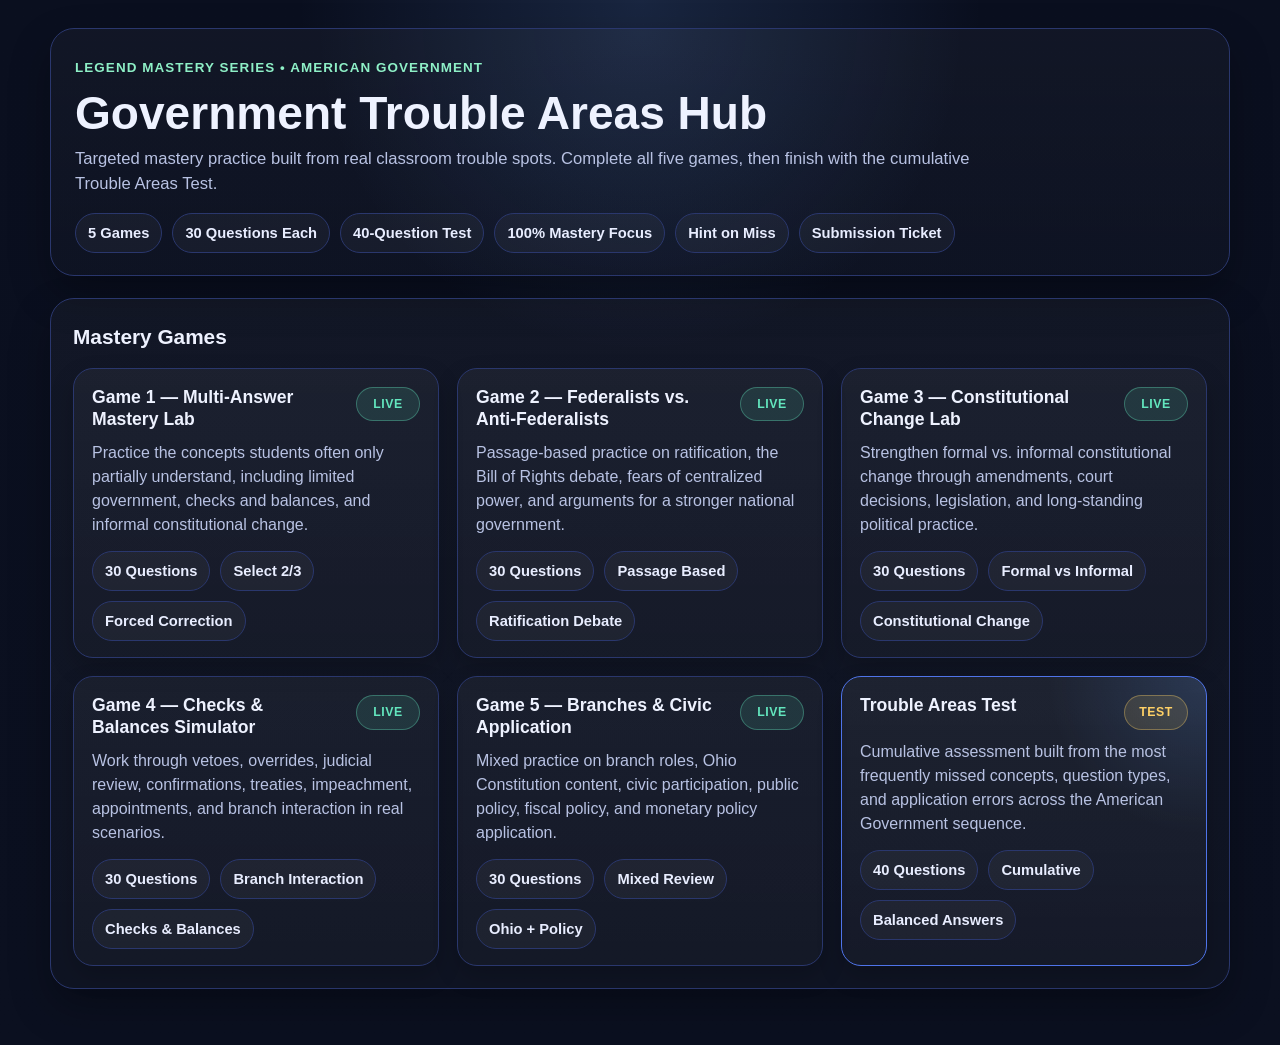
<file: index.html>
<!doctype html>
<html lang="en">
<head>
  <meta charset="utf-8" />
  <meta name="viewport" content="width=device-width,initial-scale=1" />
  <title>Government Trouble Areas — Legend Mastery Series</title>
  <link rel="stylesheet" href="styles.css" />
</head>
<body>
  <div class="wrap">

    <header class="hero">
      <div class="kicker">Legend Mastery Series • American Government</div>
      <h1>Government Trouble Areas Hub</h1>
      <p class="sub">
        Targeted mastery practice built from real classroom trouble spots. Complete all five games, then finish with the cumulative Trouble Areas Test.
      </p>

      <div class="pills">
        <span class="pill">5 Games</span>
        <span class="pill">30 Questions Each</span>
        <span class="pill">40-Question Test</span>
        <span class="pill">100% Mastery Focus</span>
        <span class="pill">Hint on Miss</span>
        <span class="pill">Submission Ticket</span>
      </div>
    </header>

    <section class="panel">
      <h2 class="section-title">Mastery Games</h2>

      <div class="card-grid">

        <a class="hub-card" href="games/gov-trouble-areas-game1.html">
          <div class="card-top">
            <h3>Game 1 — Multi-Answer Mastery Lab</h3>
            <span class="status live">LIVE</span>
          </div>
          <p>
            Practice the concepts students often only partially understand, including limited government, checks and balances, and informal constitutional change.
          </p>
          <div class="chips">
            <span class="chip">30 Questions</span>
            <span class="chip">Select 2/3</span>
            <span class="chip">Forced Correction</span>
          </div>
        </a>

        <a class="hub-card" href="games/gov-trouble-areas-game2.html">
          <div class="card-top">
            <h3>Game 2 — Federalists vs. Anti-Federalists</h3>
            <span class="status live">LIVE</span>
          </div>
          <p>
            Passage-based practice on ratification, the Bill of Rights debate, fears of centralized power, and arguments for a stronger national government.
          </p>
          <div class="chips">
            <span class="chip">30 Questions</span>
            <span class="chip">Passage Based</span>
            <span class="chip">Ratification Debate</span>
          </div>
        </a>

        <a class="hub-card" href="games/gov-trouble-areas-game3.html">
          <div class="card-top">
            <h3>Game 3 — Constitutional Change Lab</h3>
            <span class="status live">LIVE</span>
          </div>
          <p>
            Strengthen formal vs. informal constitutional change through amendments, court decisions, legislation, and long-standing political practice.
          </p>
          <div class="chips">
            <span class="chip">30 Questions</span>
            <span class="chip">Formal vs Informal</span>
            <span class="chip">Constitutional Change</span>
          </div>
        </a>

        <a class="hub-card" href="games/gov-trouble-areas-game4.html">
          <div class="card-top">
            <h3>Game 4 — Checks &amp; Balances Simulator</h3>
            <span class="status live">LIVE</span>
          </div>
          <p>
            Work through vetoes, overrides, judicial review, confirmations, treaties, impeachment, appointments, and branch interaction in real scenarios.
          </p>
          <div class="chips">
            <span class="chip">30 Questions</span>
            <span class="chip">Branch Interaction</span>
            <span class="chip">Checks &amp; Balances</span>
          </div>
        </a>

        <a class="hub-card" href="games/gov-trouble-areas-game5.html">
          <div class="card-top">
            <h3>Game 5 — Branches &amp; Civic Application</h3>
            <span class="status live">LIVE</span>
          </div>
          <p>
            Mixed practice on branch roles, Ohio Constitution content, civic participation, public policy, fiscal policy, and monetary policy application.
          </p>
          <div class="chips">
            <span class="chip">30 Questions</span>
            <span class="chip">Mixed Review</span>
            <span class="chip">Ohio + Policy</span>
          </div>
        </a>

        <a class="hub-card accent" href="games/gov-trouble-areas-test.html">
          <div class="card-top">
            <h3>Trouble Areas Test</h3>
            <span class="status test">TEST</span>
          </div>
          <p>
            Cumulative assessment built from the most frequently missed concepts, question types, and application errors across the American Government sequence.
          </p>
          <div class="chips">
            <span class="chip">40 Questions</span>
            <span class="chip">Cumulative</span>
            <span class="chip">Balanced Answers</span>
          </div>
        </a>

      </div>
    </section>

  </div>
</body>
</html>
</file>
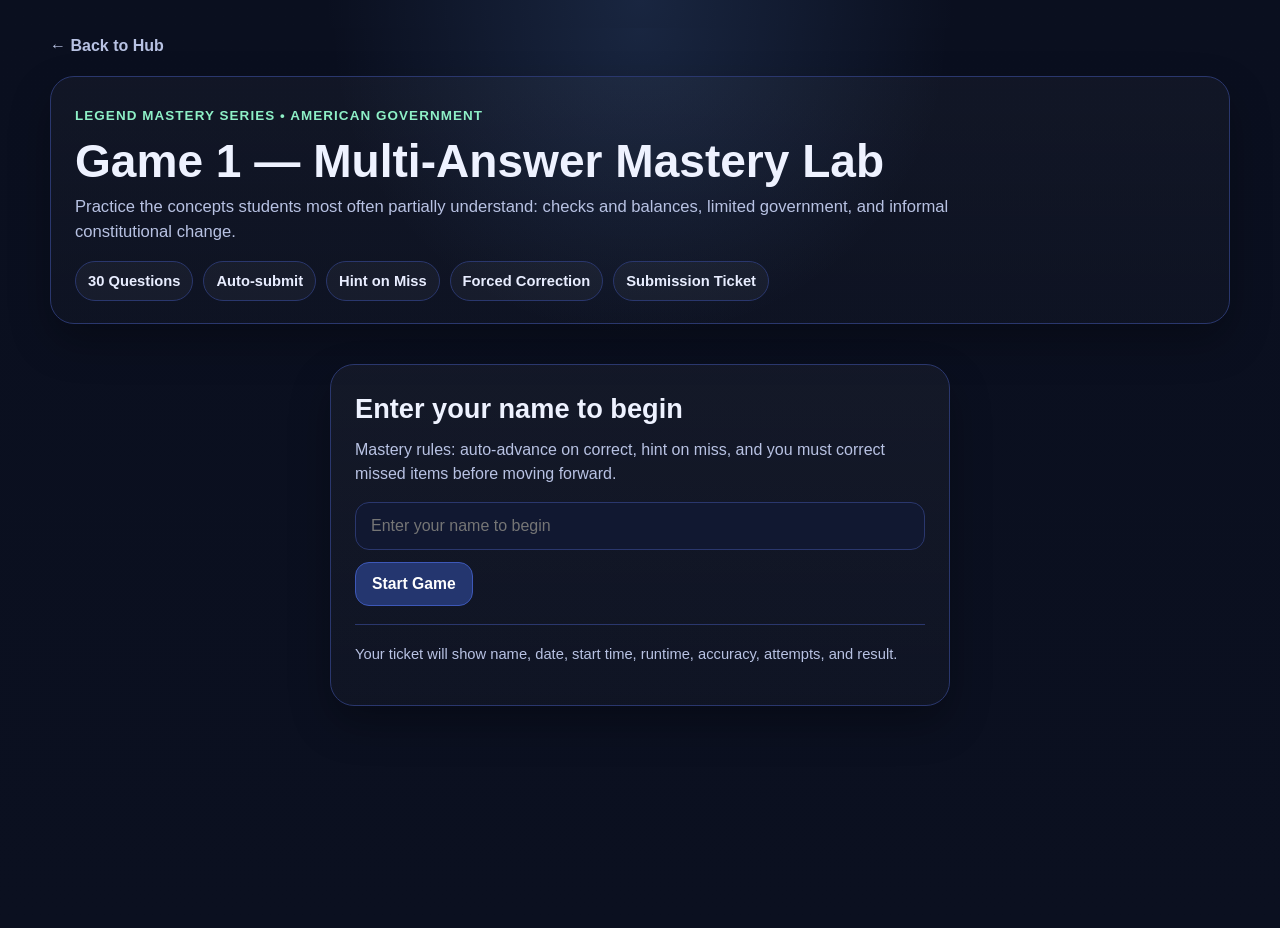
<file: games/gov-trouble-areas-game1.html>
<!doctype html>
<html lang="en">
<head>
  <meta charset="utf-8" />
  <meta name="viewport" content="width=device-width,initial-scale=1" />
  <title>Game 1 — Multi-Answer Mastery Lab</title>
  <link rel="stylesheet" href="../styles.css" />
</head>
<body>
  <div class="wrap">
    <a class="back-link" href="../index.html">← Back to Hub</a>

    <header class="hero">
      <div class="kicker">Legend Mastery Series • American Government</div>
      <h1>Game 1 — Multi-Answer Mastery Lab</h1>
      <p class="sub">
        Practice the concepts students most often partially understand: checks and balances,
        limited government, and informal constitutional change.
      </p>
      <div class="pills">
        <span class="pill">30 Questions</span>
        <span class="pill">Auto-submit</span>
        <span class="pill">Hint on Miss</span>
        <span class="pill">Forced Correction</span>
        <span class="pill">Submission Ticket</span>
      </div>
    </header>

    <div id="app"></div>
  </div>

<script>
const QUESTIONS = [
  {
    type: "multi",
    stem: "Which TWO actions best show informal constitutional change?",
    choices: [
      "Congress passes a routine annual budget bill.",
      "The Supreme Court expands rights through a new interpretation of the Constitution.",
      "Political parties shape how government officials operate even though parties are not created in the Constitution.",
      "A state builds a new public school.",
      "A citizen registers to vote."
    ],
    correct: [1,2],
    hint: "Think about changes that happen through interpretation or political practice rather than through the formal amendment process.",
    explain: "Court interpretation and long-standing political practices are classic examples of informal constitutional change."
  },
  {
    type: "multi",
    stem: "Which TWO scenarios show checks and balances in action?",
    choices: [
      "The president vetoes a bill passed by Congress.",
      "Congress overrides a presidential veto with enough votes.",
      "A governor signs a state budget.",
      "A school board sets a calendar.",
      "A citizen writes a letter to the editor."
    ],
    correct: [0,1],
    hint: "Look for one branch limiting or responding to the power of another branch.",
    explain: "A veto and a congressional override are direct examples of branches checking each other."
  },
  {
    type: "multi",
    stem: "Which TWO examples best reflect limited government?",
    choices: [
      "Government officials must follow the Constitution and laws.",
      "A president can ignore court decisions whenever necessary.",
      "Government only has powers granted to it.",
      "Citizens must agree with every law passed.",
      "Congress may act without constitutional limits."
    ],
    correct: [0,2],
    hint: "Limited government means power is restricted, not unlimited.",
    explain: "Limited government means officials are bound by law and only exercise powers that are actually granted."
  },
  {
    type: "single",
    stem: "A president refuses to spend money Congress already approved, and Congress responds by passing a law limiting that action. Which principle is most clearly shown?",
    choices: [
      "Checks and balances",
      "Popular sovereignty",
      "Federalism",
      "Judicial restraint"
    ],
    correct: 0,
    hint: "Focus on one branch acting to limit another branch.",
    explain: "Congress responding to executive action illustrates checks and balances."
  },
  {
    type: "single",
    stem: "Which situation is the best example of informal constitutional change?",
    choices: [
      "A new amendment is added after ratification by the states.",
      "The Supreme Court reinterprets a constitutional right in a major case.",
      "Congress creates a new tax.",
      "A state elects a new governor."
    ],
    correct: 1,
    hint: "Formal change uses the amendment process. Informal change often comes from interpretation.",
    explain: "A new court interpretation can change how the Constitution operates without changing its wording."
  },
  {
    type: "multi",
    stem: "Which TWO actions best show one branch limiting another branch?",
    choices: [
      "The Senate rejects a presidential nominee.",
      "The House introduces a bill.",
      "The Supreme Court declares a law unconstitutional.",
      "A mayor proposes a city project.",
      "A governor gives a speech."
    ],
    correct: [0,2],
    hint: "Look for actions that block, limit, or overturn another branch's power.",
    explain: "Rejecting nominees and judicial review are both checks on other branches."
  },
  {
    type: "single",
    stem: "Which statement best explains why political parties are often considered part of informal constitutional change?",
    choices: [
      "They formally rewrite the Constitution every election cycle.",
      "They shape how government actually works even though the Constitution does not establish them.",
      "They replace the powers of Congress.",
      "They eliminate the need for elections."
    ],
    correct: 1,
    hint: "The key is that something can affect government operations without being written into the Constitution.",
    explain: "Political parties influence elections, lawmaking, and executive behavior even though they are not created by the Constitution."
  },
  {
    type: "multi",
    stem: "Which TWO examples show the rule of law?",
    choices: [
      "Leaders must obey the Constitution.",
      "Government officials can ignore limits during difficult times.",
      "Courts can review government actions for constitutionality.",
      "Public officials may act outside their legal authority if they believe it is helpful.",
      "Laws do not apply equally to officeholders."
    ],
    correct: [0,2],
    hint: "Rule of law means no one is above the law.",
    explain: "The rule of law requires leaders to follow legal limits and allows courts to review government actions."
  },
  {
    type: "single",
    stem: "Congress passes a law. The president vetoes it. Congress then overrides the veto. Which conclusion is best supported?",
    choices: [
      "One branch has unlimited power over the others.",
      "Branches can check each other through constitutional powers.",
      "The judicial branch controls the process.",
      "States hold final authority over all national laws."
    ],
    correct: 1,
    hint: "Think about how the branches interact, not who wins first.",
    explain: "The veto and override process is a textbook example of checks and balances."
  },
  {
    type: "multi",
    stem: "Which TWO situations show informal change rather than formal amendment?",
    choices: [
      "A custom develops in which presidential candidates campaign nationwide.",
      "Three-fourths of the states ratify a new amendment.",
      "Congress creates committees that become powerful parts of the lawmaking process.",
      "A constitutional amendment changes the voting age.",
      "States approve a new amendment proposal."
    ],
    correct: [0,2],
    hint: "Look for government changes that develop through habit or practice instead of Article V.",
    explain: "Customs and congressional structures can shape government informally without amending the Constitution."
  },
  {
    type: "single",
    stem: "Which is the clearest example of limited government?",
    choices: [
      "The national government can do anything it wants.",
      "Officials must act within constitutional limits.",
      "Presidents may suspend elections whenever they choose.",
      "Courts cannot review laws."
    ],
    correct: 1,
    hint: "Limited means restricted by law.",
    explain: "Limited government means power is constrained by the Constitution and laws."
  },
  {
    type: "multi",
    stem: "Which TWO branch actions are direct checks on executive power?",
    choices: [
      "The Senate approves or rejects presidential appointments.",
      "The Supreme Court rules on whether executive actions are constitutional.",
      "The president signs a treaty alone without Senate involvement.",
      "A cabinet member holds a press conference.",
      "A governor campaigns for office."
    ],
    correct: [0,1],
    hint: "Think about formal constitutional powers that restrain presidential action.",
    explain: "Senate confirmation and judicial review are both checks on executive authority."
  },
  {
    type: "single",
    stem: "Why is judicial review often treated as an important example of constitutional change over time?",
    choices: [
      "It lets states ignore national laws.",
      "It changes how the Constitution is applied through court interpretation.",
      "It removes Congress from lawmaking.",
      "It creates amendments automatically."
    ],
    correct: 1,
    hint: "The key idea is interpretation shaping meaning over time.",
    explain: "Judicial review allows courts to shape constitutional meaning through interpretation."
  },
  {
    type: "multi",
    stem: "Which TWO statements best describe checks and balances?",
    choices: [
      "Each branch has ways to limit the powers of the others.",
      "The branches always act independently and never interact.",
      "The system helps prevent one branch from becoming too powerful.",
      "It gives all power to the executive branch in emergencies.",
      "It removes the need for courts."
    ],
    correct: [0,2],
    hint: "Think balance, limits, and prevention of concentrated power.",
    explain: "Checks and balances gives branches tools to restrain one another and prevent abuse of power."
  },
  {
    type: "single",
    stem: "A political custom develops in which presidents deliver major policy messages in a certain way, and later leaders continue the practice. This is best described as",
    choices: [
      "a formal amendment",
      "an informal constitutional development",
      "a denial of federalism",
      "a bill of attainder"
    ],
    correct: 1,
    hint: "Customs can shape government even when the Constitution does not require them.",
    explain: "Government customs and traditions are examples of informal constitutional development."
  },
  {
    type: "multi",
    stem: "Which TWO actions best demonstrate that government power is not unlimited?",
    choices: [
      "Courts can declare laws unconstitutional.",
      "Leaders may ignore rights during elections.",
      "Officials must act according to established law.",
      "Congress can suspend constitutional rights permanently.",
      "The executive can rule without legal limits."
    ],
    correct: [0,2],
    hint: "The idea is constitutional restraint, not unrestricted power.",
    explain: "Judicial review and legal limits on officials both show that power is restricted."
  },
  {
    type: "single",
    stem: "Which example best shows that customs can become important parts of government even though they are not specifically written in the Constitution?",
    choices: [
      "A constitutional amendment lowering the voting age",
      "A court case involving criminal procedure",
      "The organization of political parties influencing elections and lawmaking",
      "A state adopting a new school calendar"
    ],
    correct: 2,
    hint: "Think about practices that shape government over time without formal amendment.",
    explain: "Political parties are not created by the Constitution, but they strongly affect how government works."
  },
  {
    type: "multi",
    stem: "Which TWO scenarios show one branch reviewing or controlling another branch?",
    choices: [
      "The Supreme Court strikes down a law passed by Congress.",
      "The Senate votes on a treaty negotiated by the president.",
      "The House decorates the chamber.",
      "The president speaks to the nation.",
      "A state agency posts a notice."
    ],
    correct: [0,1],
    hint: "Look for constitutional powers that evaluate, reject, or limit another branch's action.",
    explain: "Judicial review and Senate treaty approval are both checks on another branch."
  },
  {
    type: "single",
    stem: "Which statement best connects limited government and the Constitution?",
    choices: [
      "The Constitution places limits on what government may do.",
      "The Constitution allows any action leaders think is useful.",
      "The Constitution applies only to local governments.",
      "The Constitution eliminates the need for laws."
    ],
    correct: 0,
    hint: "Think about the Constitution as a framework of limits and powers.",
    explain: "The Constitution defines and limits government authority."
  },
  {
    type: "multi",
    stem: "Which TWO are examples of informal change caused by interpretation or practice?",
    choices: [
      "The Supreme Court changes how a constitutional right is applied.",
      "The states ratify a new amendment.",
      "Congressional committees become central to the lawmaking process.",
      "An amendment is proposed by Congress.",
      "States hold gubernatorial elections."
    ],
    correct: [0,2],
    hint: "Ignore the amendment process and focus on practice or interpretation.",
    explain: "Interpretation and institutional practice can change government without rewriting the Constitution."
  },
  {
    type: "single",
    stem: "If the Senate refuses to confirm a president's nominee, which constitutional principle is most clearly illustrated?",
    choices: [
      "Checks and balances",
      "Popular sovereignty",
      "Judicial federalism",
      "Direct democracy"
    ],
    correct: 0,
    hint: "One branch is restraining the action of another.",
    explain: "The Senate's confirmation power is a check on the president."
  },
  {
    type: "multi",
    stem: "Which TWO statements are most accurate about informal constitutional change?",
    choices: [
      "It can occur through court decisions.",
      "It only happens when three-fourths of the states ratify a proposal.",
      "It can occur through long-standing customs and political practices.",
      "It always changes the wording of the Constitution.",
      "It is unconstitutional by definition."
    ],
    correct: [0,2],
    hint: "Informal change affects operation or meaning without changing the text itself.",
    explain: "Court rulings and political customs are major sources of informal constitutional change."
  },
  {
    type: "single",
    stem: "Which scenario best shows the rule of law rather than rule by individuals?",
    choices: [
      "A leader ignores the Constitution because of personal popularity.",
      "Government officials are bound by laws and constitutional limits.",
      "A president cancels an election without legal authority.",
      "Congress gives itself powers not found anywhere in the Constitution."
    ],
    correct: 1,
    hint: "Rule of law means authority is exercised within legal boundaries.",
    explain: "Officials following constitutional and legal limits reflects the rule of law."
  },
  {
    type: "multi",
    stem: "Which TWO actions most clearly prevent the concentration of power in one branch?",
    choices: [
      "Congress can override a veto.",
      "Courts can review laws and executive actions.",
      "One branch controls every election result.",
      "The president appoints all judges without any approval process.",
      "Congress may not review executive actions at all."
    ],
    correct: [0,1],
    hint: "Look for actual constitutional tools that restrain power.",
    explain: "Override power and judicial review both limit concentration of authority."
  },
  {
    type: "single",
    stem: "Which is the best example of a formal, not informal, constitutional change?",
    choices: [
      "A court reinterprets due process rights.",
      "A new amendment is ratified.",
      "A party system shapes elections.",
      "Congressional committees gain influence."
    ],
    correct: 1,
    hint: "Formal change uses Article V.",
    explain: "Ratifying a new amendment is the formal process for constitutional change."
  },
  {
    type: "multi",
    stem: "Which TWO examples best show that constitutional meaning can change over time without changing the wording?",
    choices: [
      "A Supreme Court ruling redefines how a right applies.",
      "Political parties influence lawmaking and elections.",
      "A state prints new license plates.",
      "Congress names a post office.",
      "A mayor announces a parade route."
    ],
    correct: [0,1],
    hint: "Focus on interpretation and practice, not ordinary government activity.",
    explain: "Court rulings and party influence can alter how government functions without changing the text."
  },
  {
    type: "single",
    stem: "Why do checks and balances matter in a constitutional republic?",
    choices: [
      "They guarantee one branch will always win disputes.",
      "They help prevent abuses by dividing and limiting power.",
      "They eliminate the role of citizens.",
      "They allow presidents to pass laws alone."
    ],
    correct: 1,
    hint: "The purpose is to keep power from accumulating unchecked.",
    explain: "Checks and balances helps prevent abuse by ensuring branches can limit one another."
  },
  {
    type: "multi",
    stem: "Which TWO situations show government acting under constitutional restraint?",
    choices: [
      "A court blocks an unlawful action by officials.",
      "Congress acts only within its enumerated and implied powers.",
      "A president claims unlimited authority in all emergencies.",
      "A legislature suspends elections without constitutional authority.",
      "A governor ignores court orders."
    ],
    correct: [0,1],
    hint: "Constitutional restraint means government power is checked and bounded.",
    explain: "Court limits and acting within granted powers both reflect constitutional restraint."
  },
  {
    type: "single",
    stem: "Which development is most clearly informal constitutional change through practice rather than text?",
    choices: [
      "Ratification of the 26th Amendment",
      "The rise of committee systems and party leadership in Congress",
      "Passage of a state law",
      "Election of a new president"
    ],
    correct: 1,
    hint: "The right answer changes how government works without rewriting the Constitution.",
    explain: "Committee systems and party leadership are influential practices, not constitutional text changes."
  },
  {
    type: "multi",
    stem: "Which TWO statements best explain limited government?",
    choices: [
      "Government officials are subject to constitutional limits.",
      "Public leaders may use any power they consider necessary.",
      "Government derives only the authority granted to it by law.",
      "Courts must approve every speech before it is given.",
      "A leader's personal opinion is the highest law."
    ],
    correct: [0,2],
    hint: "Think lawful authority and restricted power.",
    explain: "Limited government means power is granted and restrained by law, not based on personal will."
  }
];

function shuffle(arr){
  const a = [...arr];
  for(let i = a.length - 1; i > 0; i--){
    const j = Math.floor(Math.random() * (i + 1));
    [a[i], a[j]] = [a[j], a[i]];
  }
  return a;
}

function formatTime(seconds){
  const h = Math.floor(seconds / 3600).toString().padStart(2,"0");
  const m = Math.floor((seconds % 3600) / 60).toString().padStart(2,"0");
  const s = Math.floor(seconds % 60).toString().padStart(2,"0");
  return `${h}:${m}:${s}`;
}

function formatStamp(d){
  return d.toLocaleString();
}

function escapeHtml(str){
  return String(str)
    .replace(/&/g,"&amp;")
    .replace(/</g,"&lt;")
    .replace(/>/g,"&gt;")
    .replace(/"/g,"&quot;")
    .replace(/'/g,"&#39;");
}

const APP = document.getElementById("app");

let studentName = "";
let startedAt = null;
let timer = null;
let elapsed = 0;

let questions = [];
let current = 0;
let misses = 0;
let attempts = 0;
let locked = false;
let awaitingCorrection = false;
let selectedMulti = new Set();

function buildQuestionBank(){
  return QUESTIONS.map((q, idx) => {
    const order = shuffle(q.choices.map((choice, i) => ({ choice, originalIndex: i })));
    const remappedChoices = order.map(x => x.choice);

    if(q.type === "single"){
      const newCorrect = order.findIndex(x => x.originalIndex === q.correct);
      return { ...q, id: idx + 1, choices: remappedChoices, correct: newCorrect };
    }

    const newCorrect = q.correct.map(ci => order.findIndex(x => x.originalIndex === ci)).sort((a,b)=>a-b);
    return { ...q, id: idx + 1, choices: remappedChoices, correct: newCorrect };
  });
}

function startScreen(){
  APP.innerHTML = `
    <div class="start-card">
      <h2>Enter your name to begin</h2>
      <p>
        Mastery rules: auto-advance on correct, hint on miss, and you must correct missed items before moving forward.
      </p>
      <input id="studentName" type="text" placeholder="Enter your name to begin" autocomplete="off" />
      <button class="btn" id="startBtn">Start Game</button>
      <hr class="sep">
      <p class="note">Your ticket will show name, date, start time, runtime, accuracy, attempts, and result.</p>
    </div>
  `;

  document.getElementById("startBtn").addEventListener("click", () => {
    const name = document.getElementById("studentName").value.trim();
    if(!name){
      alert("Please enter your name before starting.");
      return;
    }
    studentName = name;
    startedAt = new Date();
    elapsed = 0;
    current = 0;
    misses = 0;
    attempts = 0;
    locked = false;
    awaitingCorrection = false;
    selectedMulti = new Set();
    questions = buildQuestionBank();

    if(timer) clearInterval(timer);
    timer = setInterval(() => {
      elapsed++;
      const rt = document.getElementById("runtime");
      if(rt) rt.textContent = formatTime(elapsed);
    }, 1000);

    renderQuestion();
  });
}

function renderQuestion(feedbackHtml = ""){
  const q = questions[current];
  const progressPct = Math.round((current / questions.length) * 100);
  const accuracy = attempts === 0 ? 100 : Math.round(((attempts - misses) / attempts) * 100);

  APP.innerHTML = `
    <div class="game-wrap">
      <div class="hud">
        <div class="stat">
          <div class="stat-label">Progress</div>
          <div class="stat-value">${current + 1} / ${questions.length}</div>
        </div>
        <div class="stat">
          <div class="stat-label">Accuracy</div>
          <div class="stat-value">${accuracy}%</div>
        </div>
        <div class="stat">
          <div class="stat-label">Attempts</div>
          <div class="stat-value">${attempts}</div>
        </div>
        <div class="stat">
          <div class="stat-label">Runtime</div>
          <div class="stat-value" id="runtime">${formatTime(elapsed)}</div>
        </div>
        <div class="stat">
          <div class="stat-label">Started</div>
          <div class="stat-value">${formatStamp(startedAt)}</div>
        </div>
      </div>

      <div class="progress">
        <div class="progress-bar" style="width:${progressPct}%"></div>
      </div>

      <div class="question-card">
        <div class="q-meta">Question ${current + 1} of ${questions.length}</div>
        <div class="stem">${escapeHtml(q.stem)}</div>

        <div class="choices" id="choices"></div>

        ${feedbackHtml}

        <div class="controls">
          <button class="btn secondary" id="restartBtn">Restart</button>
        </div>
      </div>
    </div>
  `;

  document.getElementById("restartBtn").addEventListener("click", hardRestart);

  const choicesEl = document.getElementById("choices");

  if(q.type === "single"){
    q.choices.forEach((choice, i) => {
      const btn = document.createElement("button");
      btn.className = "choice";
      btn.innerHTML = `<strong>${String.fromCharCode(65 + i)}.</strong> ${escapeHtml(choice)}`;
      btn.addEventListener("click", () => submitSingle(i));
      choicesEl.appendChild(btn);
    });
  } else {
    q.choices.forEach((choice, i) => {
      const btn = document.createElement("button");
      btn.className = "choice" + (selectedMulti.has(i) ? " selected" : "");
      btn.innerHTML = `<strong>${String.fromCharCode(65 + i)}.</strong> ${escapeHtml(choice)}`;
      btn.addEventListener("click", () => toggleMulti(i));
      choicesEl.appendChild(btn);
    });

    const submitBtn = document.createElement("button");
    submitBtn.className = "btn";
    submitBtn.textContent = "Submit Selection";
    submitBtn.addEventListener("click", submitMulti);
    choicesEl.appendChild(submitBtn);
  }
}

function toggleMulti(i){
  if(locked) return;
  if(selectedMulti.has(i)) selectedMulti.delete(i);
  else selectedMulti.add(i);
  renderQuestion();
}

function submitSingle(selected){
  if(locked) return;
  locked = true;
  attempts++;

  const q = questions[current];
  const correct = selected === q.correct;

  if(correct){
    const feedback = `
      <div class="feedback good">
        <span class="label">Correct</span>
        ${escapeHtml(q.explain)}
      </div>
    `;
    renderQuestion(feedback);
    setTimeout(nextQuestion, 5000);
  } else {
    misses++;
    awaitingCorrection = true;
    const feedback = `
      <div class="feedback bad">
        <span class="label">Not yet</span>
        ${escapeHtml(q.hint)}
      </div>
    `;
    renderQuestion(feedback);
    const choiceButtons = [...document.querySelectorAll(".choice")];
    choiceButtons.forEach((btn, idx) => {
      btn.addEventListener("click", () => retrySingle(idx));
    });
  }
}

function retrySingle(selected){
  if(!awaitingCorrection) return;
  const q = questions[current];
  if(selected === q.correct){
    awaitingCorrection = false;
    locked = true;
    const feedback = `
      <div class="feedback good">
        <span class="label">Corrected</span>
        ${escapeHtml(q.explain)}
      </div>
    `;
    renderQuestion(feedback);
    setTimeout(nextQuestion, 5000);
  } else {
    const feedback = `
      <div class="feedback bad">
        <span class="label">Try again</span>
        ${escapeHtml(q.hint)}
      </div>
    `;
    renderQuestion(feedback);
    const choiceButtons = [...document.querySelectorAll(".choice")];
    choiceButtons.forEach((btn, idx) => {
      btn.addEventListener("click", () => retrySingle(idx));
    });
  }
}

function submitMulti(){
  if(locked) return;
  const q = questions[current];
  if(selectedMulti.size === 0){
    alert("Select your answer choices first.");
    return;
  }

  attempts++;
  locked = true;

  const selected = [...selectedMulti].sort((a,b)=>a-b);
  const correct = JSON.stringify(selected) === JSON.stringify(q.correct);

  if(correct){
    const feedback = `
      <div class="feedback good">
        <span class="label">Correct</span>
        ${escapeHtml(q.explain)}
      </div>
    `;
    renderQuestion(feedback);
    setTimeout(nextQuestion, 5000);
  } else {
    misses++;
    awaitingCorrection = true;
    const feedback = `
      <div class="feedback bad">
        <span class="label">Not yet</span>
        ${escapeHtml(q.hint)}
      </div>
    `;
    selectedMulti = new Set();
    renderQuestion(feedback);
  }
}

function nextQuestion(){
  locked = false;
  awaitingCorrection = false;
  selectedMulti = new Set();
  current++;
  if(current >= questions.length){
    finishGame();
  } else {
    renderQuestion();
  }
}

function finishGame(){
  clearInterval(timer);
  const finishedAt = new Date();
  const accuracy = attempts === 0 ? 100 : Math.round(((attempts - misses) / attempts) * 100);
  const passed = misses === 0 ? "MASTERED" : "REPLAY";

  APP.innerHTML = `
    <div class="ticket">
      <h2>Submission Ticket</h2>
      <p class="sub">Turn this in to show completion.</p>

      <div class="ticket-grid">
        <div class="ticket-item">
          <div class="label">Name</div>
          <div class="value">${escapeHtml(studentName)}</div>
        </div>
        <div class="ticket-item">
          <div class="label">Date</div>
          <div class="value">${finishedAt.toLocaleDateString()}</div>
        </div>
        <div class="ticket-item">
          <div class="label">Started</div>
          <div class="value">${formatStamp(startedAt)}</div>
        </div>
        <div class="ticket-item">
          <div class="label">Finished</div>
          <div class="value">${formatStamp(finishedAt)}</div>
        </div>
        <div class="ticket-item">
          <div class="label">Runtime</div>
          <div class="value">${formatTime(elapsed)}</div>
        </div>
        <div class="ticket-item">
          <div class="label">Accuracy</div>
          <div class="value">${accuracy}%</div>
        </div>
        <div class="ticket-item">
          <div class="label">Attempts</div>
          <div class="value">${attempts}</div>
        </div>
        <div class="ticket-item">
          <div class="label">Result</div>
          <div class="value">${passed}</div>
        </div>
      </div>

      <div class="controls">
        <button class="btn" id="playAgain">Play Again</button>
        <a class="btn secondary" href="../index.html">Back to Hub</a>
      </div>
    </div>
  `;

  document.getElementById("playAgain").addEventListener("click", hardRestart);
}

function hardRestart(){
  if(timer) clearInterval(timer);
  studentName = "";
  startedAt = null;
  elapsed = 0;
  current = 0;
  misses = 0;
  attempts = 0;
  locked = false;
  awaitingCorrection = false;
  selectedMulti = new Set();
  startScreen();
}

startScreen();
</script>
</body>
</html>
</file>
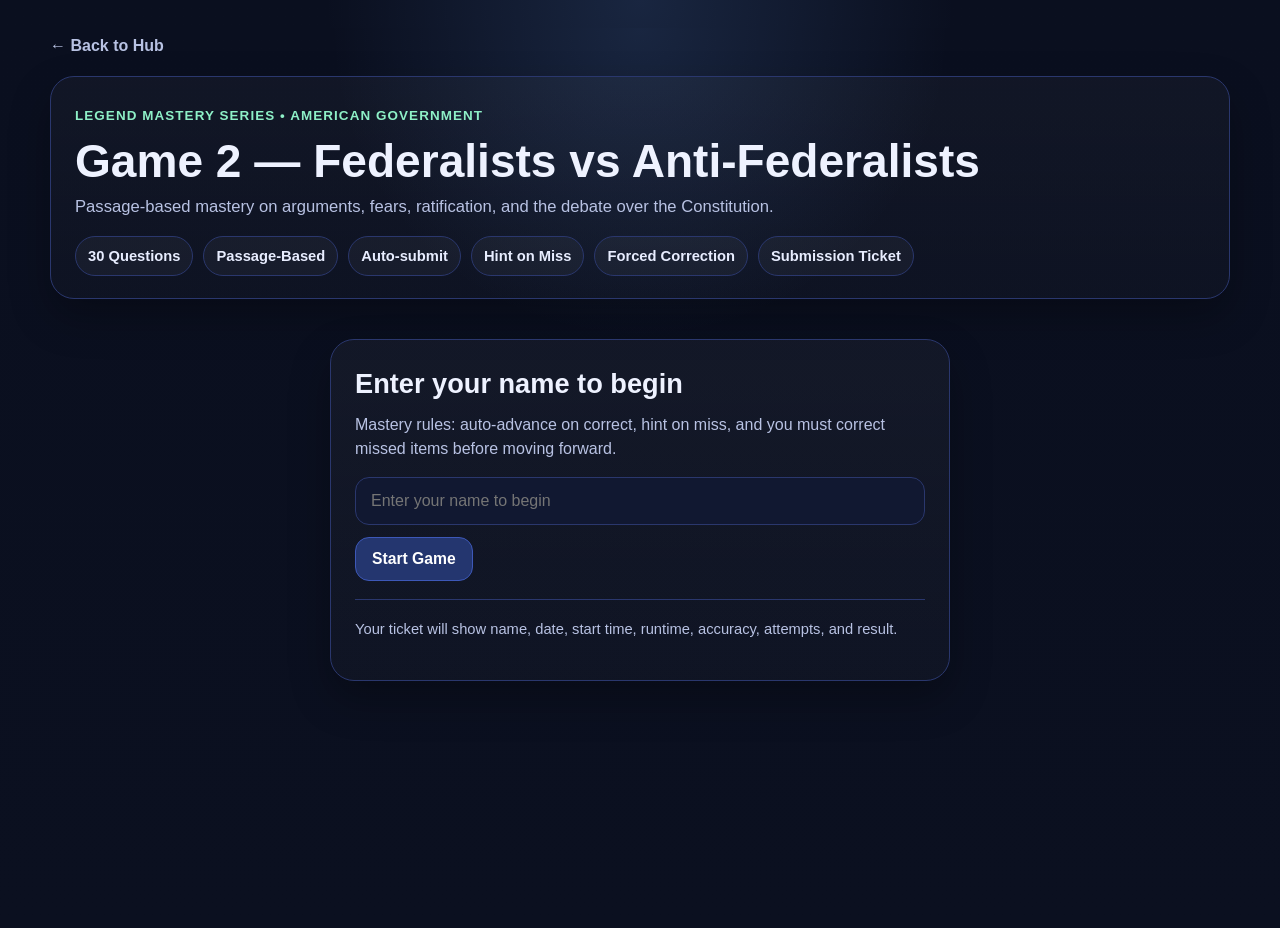
<file: games/gov-trouble-areas-game2.html>
<!doctype html>
<html lang="en">
<head>
  <meta charset="utf-8" />
  <meta name="viewport" content="width=device-width,initial-scale=1" />
  <title>Game 2 — Federalists vs Anti-Federalists</title>
  <link rel="stylesheet" href="../styles.css" />
</head>
<body>
  <div class="wrap">
    <a class="back-link" href="../index.html">← Back to Hub</a>

    <header class="hero">
      <div class="kicker">Legend Mastery Series • American Government</div>
      <h1>Game 2 — Federalists vs Anti-Federalists</h1>
      <p class="sub">
        Passage-based mastery on arguments, fears, ratification, and the debate over the Constitution.
      </p>
      <div class="pills">
        <span class="pill">30 Questions</span>
        <span class="pill">Passage-Based</span>
        <span class="pill">Auto-submit</span>
        <span class="pill">Hint on Miss</span>
        <span class="pill">Forced Correction</span>
        <span class="pill">Submission Ticket</span>
      </div>
    </header>

    <div id="app"></div>
  </div>

<script>
const QUESTIONS = [
  {
    passage: "The proposed Constitution creates a stronger national government that can better maintain order, provide for defense, and solve the weaknesses of the Articles of Confederation.",
    stem: "This passage most closely reflects the views of",
    choices: ["Anti-Federalists", "Federalists", "A state governor resisting taxes", "Supporters of nullification"],
    correct: 1,
    hint: "Think about which group wanted a stronger national government after the Articles proved too weak.",
    explain: "Federalists supported the Constitution because they believed the national government needed enough power to provide order, security, and stability."
  },
  {
    passage: "The Constitution lacks a clear list of protections for speech, religion, press, and other liberties. Without those protections, the national government could become abusive.",
    stem: "Which group would be most likely to agree with this statement?",
    choices: ["Federalists", "Anti-Federalists", "Supreme Court justices", "Supporters of the elastic clause"],
    correct: 1,
    hint: "Focus on which group most strongly demanded a Bill of Rights.",
    explain: "Anti-Federalists feared the new national government could threaten liberty unless specific protections for individual rights were added."
  },
  {
    passage: "A large republic makes it harder for any one faction to dominate because many interests compete with one another across a broad nation.",
    stem: "This argument most directly supports the position of the",
    choices: ["Anti-Federalists", "Federalists", "Confederate states", "Local political machines"],
    correct: 1,
    hint: "This is tied to the argument from Federalist No. 10.",
    explain: "Federalists argued that a large republic could better control the effects of factions than a small republic could."
  },
  {
    passage: "Power should remain primarily with the states because government works best when it remains close to the people and responsive to local needs.",
    stem: "This statement reflects the views of the",
    choices: ["Federalists", "Anti-Federalists", "Supporters of judicial review", "Advocates of a national bank"],
    correct: 1,
    hint: "Which side feared distant centralized power and preferred state authority?",
    explain: "Anti-Federalists preferred stronger state governments and feared a powerful, distant national government."
  },
  {
    passage: "The Constitution divides power among separate branches, and each branch has ways to limit the others so that no single part of government can become tyrannical.",
    stem: "This is an argument most often used by",
    choices: ["Anti-Federalists", "Federalists", "Supporters of direct democracy", "Opponents of ratification"],
    correct: 1,
    hint: "Think about which group trusted the structure of checks and balances.",
    explain: "Federalists argued that separation of powers and checks and balances would protect liberty by limiting government abuse."
  },
  {
    passage: "A strong executive might begin to resemble a monarch, especially if the office gains control over the military and administration.",
    stem: "Who would be most likely to raise this concern?",
    choices: ["Federalists", "Anti-Federalists", "Supporters of implied powers", "The House of Representatives"],
    correct: 1,
    hint: "Think about which group worried the presidency could become too powerful.",
    explain: "Anti-Federalists feared that a strong executive could turn into something resembling monarchy."
  },
  {
    passage: "The national government must be able to regulate commerce among the states so that the economy can function under a more unified system.",
    stem: "Federalists would most likely describe this power as",
    choices: ["A danger to liberty", "A necessary strength", "A violation of the Bill of Rights", "A purely state responsibility"],
    correct: 1,
    hint: "Think about what problems the Articles had with trade and economic coordination.",
    explain: "Federalists supported stronger national powers over trade because they believed a united economy required national coordination."
  },
  {
    passage: "Without a Bill of Rights, the Constitution leaves freedoms vulnerable to abuse by those in power.",
    stem: "This argument was most strongly associated with the",
    choices: ["Federalists", "Anti-Federalists", "Supporters of loose construction", "Advocates of judicial supremacy"],
    correct: 1,
    hint: "Which group demanded explicit protections for liberties before trusting the new government?",
    explain: "Anti-Federalists insisted on written protections for basic liberties, which later became the Bill of Rights."
  },
  {
    passage: "The Constitution balances authority between the national government and the states, rather than placing all power in one level of government.",
    stem: "This passage best describes the principle of",
    choices: ["Judicial review", "Popular sovereignty", "Federalism", "Direct election"],
    correct: 2,
    hint: "This principle is about dividing power between national and state governments.",
    explain: "Federalism is the division of power between the national government and the states."
  },
  {
    passage: "The country cannot remain secure if the central government lacks the ability to raise troops, provide defense, and respond to external threats.",
    stem: "Which group would most likely support this reasoning?",
    choices: ["Anti-Federalists", "Federalists", "Opponents of ratification", "Supporters of nullification"],
    correct: 1,
    hint: "Think about which side argued the nation needed more strength and unity.",
    explain: "Federalists believed a stronger national government was necessary for defense and national security."
  },
  {
    passage: "In a small republic, the people know their leaders more directly, and government remains closer to the citizens it serves.",
    stem: "This argument best supports the views of the",
    choices: ["Federalists", "Anti-Federalists", "Supporters of commercial expansion", "Nationalists"],
    correct: 1,
    hint: "Which group preferred smaller political units and local control?",
    explain: "Anti-Federalists believed liberty was safer in smaller republics where government remained closer to the people."
  },
  {
    passage: "The proposed Constitution should be ratified because its structure itself guards liberty, even before a separate bill of rights is added.",
    stem: "This position most clearly reflects the views of the",
    choices: ["Anti-Federalists", "Federalists", "State nullifiers", "Supporters of secession"],
    correct: 1,
    hint: "Which group trusted the Constitution's structure to prevent tyranny?",
    explain: "Federalists often argued that the Constitution's structure, including checks and balances, already protected liberty."
  },
  {
    passage: "The people need direct, written assurances that government will not interfere with religion, speech, and other liberties.",
    stem: "This statement most likely came from the",
    choices: ["Federalists", "Anti-Federalists", "Supremacy Clause supporters", "Judicial nationalists"],
    correct: 1,
    hint: "Which side wanted explicit rights protections before accepting the new Constitution?",
    explain: "Anti-Federalists feared liberty would be insecure without written protections for individual rights."
  },
  {
    passage: "The Articles of Confederation left the national government too weak to solve economic and political problems among the states.",
    stem: "This criticism would most likely be made by the",
    choices: ["Federalists", "Anti-Federalists", "Supporters of strict localism", "Critics of the presidency only"],
    correct: 0,
    hint: "Which group wanted to replace the Articles with a stronger system?",
    explain: "Federalists criticized the Articles of Confederation as too weak and supported the Constitution as a stronger framework."
  },
  {
    passage: "A distant central government may eventually use its power to threaten liberty, tax unfairly, and ignore the will of local communities.",
    stem: "This concern is most closely associated with the",
    choices: ["Federalists", "Anti-Federalists", "Advocates of national supremacy only", "Supporters of broad implied powers only"],
    correct: 1,
    hint: "Which side feared centralized power as a threat to freedom?",
    explain: "Anti-Federalists feared that the new national government could become too distant and too powerful."
  },
  {
    passage: "The diversity of interests across a large nation helps prevent any one interest group from easily oppressing others.",
    stem: "This argument most strongly supports the position of the",
    choices: ["Federalists", "Anti-Federalists", "Supporters of state supremacy", "Critics of republican government"],
    correct: 0,
    hint: "This is another argument tied to the benefits of a large republic.",
    explain: "Federalists argued that a large republic would make it harder for one faction to dominate the whole system."
  },
  {
    passage: "The people should not trust government with broad authority unless their rights are specifically protected in writing.",
    stem: "Who would most likely agree with this claim?",
    choices: ["Federalists", "Anti-Federalists", "Supporters of an electoral college only", "Advocates of executive privilege"],
    correct: 1,
    hint: "Think about which side pressed hardest for a Bill of Rights.",
    explain: "Anti-Federalists believed individual rights had to be protected explicitly before government could be trusted."
  },
  {
    passage: "A stronger union is necessary to prevent conflict among states and to create a more stable national system.",
    stem: "This passage best supports the views of the",
    choices: ["Federalists", "Anti-Federalists", "Supporters of state nullification", "Opponents of national taxation under any circumstances"],
    correct: 0,
    hint: "Which side believed national unity required a stronger central framework?",
    explain: "Federalists believed the Constitution would create a more stable and effective union than the Articles had created."
  },
  {
    passage: "Executive authority must be watched carefully because a powerful executive office may endanger liberty.",
    stem: "This argument would most likely be made by the",
    choices: ["Federalists", "Anti-Federalists", "Supporters of broad executive power", "Backers of judicial supremacy"],
    correct: 1,
    hint: "Which group was especially suspicious of a strong presidency?",
    explain: "Anti-Federalists often worried that the executive branch might grow too powerful and threaten freedom."
  },
  {
    passage: "The Constitution should be adopted because it creates a system strong enough to govern but restrained enough to avoid tyranny.",
    stem: "This reasoning most clearly reflects the views of the",
    choices: ["Federalists", "Anti-Federalists", "Supporters of unrestricted state power", "Opponents of republican government"],
    correct: 0,
    hint: "Which side argued the Constitution struck the right balance between strength and restraint?",
    explain: "Federalists argued that the Constitution gave government enough strength to function while still limiting it through structure."
  },
  {
    passage: "Liberty is safer when officials remain closer to the people and when local communities keep significant authority over public affairs.",
    stem: "Which group would most likely support this statement?",
    choices: ["Federalists", "Anti-Federalists", "Supporters of consolidated national rule", "Backers of unlimited implied powers"],
    correct: 1,
    hint: "This is the side that preferred stronger state and local control.",
    explain: "Anti-Federalists believed liberty was better protected when government remained local and close to citizens."
  },
  {
    passage: "The national government must have enough authority to manage finance, regulate interstate matters, and preserve order throughout the union.",
    stem: "This argument most likely came from the",
    choices: ["Federalists", "Anti-Federalists", "Opponents of all taxation", "Supporters of secession"],
    correct: 0,
    hint: "Which side wanted the national government to be effective rather than weak?",
    explain: "Federalists supported stronger national powers because they believed the government needed enough authority to govern effectively."
  },
  {
    passage: "A written list of rights is essential because people should not rely only on the good intentions of those in government.",
    stem: "This argument is most closely associated with the",
    choices: ["Federalists", "Anti-Federalists", "Supporters of a national bank", "Advocates of judicial restraint"],
    correct: 1,
    hint: "Which side distrusted broad government power unless rights were explicitly protected?",
    explain: "Anti-Federalists did not want liberty to depend solely on government structure or the promises of leaders."
  },
  {
    passage: "If each branch has constitutional tools to limit the others, abuse of power becomes less likely.",
    stem: "Which side most often used this argument to support ratification?",
    choices: ["Anti-Federalists", "Federalists", "Opponents of republicanism", "Supporters of local-only government"],
    correct: 1,
    hint: "Which group defended the Constitution's internal design?",
    explain: "Federalists argued that checks and balances would reduce the danger of tyranny."
  },
  {
    passage: "A government spread over a vast territory will be too far removed from ordinary citizens and will become less accountable to them.",
    stem: "This concern would most likely come from the",
    choices: ["Federalists", "Anti-Federalists", "Supporters of a standing army", "Judicial nationalists"],
    correct: 1,
    hint: "Which side feared that large national scale meant weaker accountability?",
    explain: "Anti-Federalists argued that a large republic would be too distant from the people and less responsive to them."
  },
  {
    passage: "The problems under the Articles proved that the nation needed more than a loose alliance of states.",
    stem: "Who would most likely make this argument?",
    choices: ["Federalists", "Anti-Federalists", "Supporters of nullification", "Opponents of interstate commerce regulation"],
    correct: 0,
    hint: "Which group believed the Articles were too weak?",
    explain: "Federalists used the failures of the Articles of Confederation as a major argument for ratification."
  },
  {
    passage: "Freedom is best protected when power is not gathered into one distant national authority.",
    stem: "This passage best reflects the views of the",
    choices: ["Federalists", "Anti-Federalists", "Supporters of executive expansion", "Advocates of unlimited federal supremacy"],
    correct: 1,
    hint: "This side feared consolidation of power.",
    explain: "Anti-Federalists feared that concentrated national power could threaten liberty."
  },
  {
    passage: "The Constitution's design provides enough structure to govern a large nation while still dividing power among institutions and levels of government.",
    stem: "This idea would most strongly appeal to the",
    choices: ["Federalists", "Anti-Federalists", "Opponents of national unity", "Supporters of direct democracy only"],
    correct: 0,
    hint: "Which side believed the Constitution successfully balanced strength and restraint?",
    explain: "Federalists supported the Constitution because they believed it created an effective but limited government."
  },
  {
    passage: "Government must never grow so large that it overwhelms the freedoms of ordinary citizens.",
    stem: "This concern is most closely linked to the",
    choices: ["Federalists", "Anti-Federalists", "Supporters of broad construction only", "Champions of national consolidation"],
    correct: 1,
    hint: "Which group worried most about liberty being threatened by national power?",
    explain: "Anti-Federalists were deeply concerned that a strong central government could endanger individual liberty."
  },
  {
    passage: "Only a stronger union can provide national stability, economic coordination, and effective government over the whole country.",
    stem: "This argument most directly supports the views of the",
    choices: ["Federalists", "Anti-Federalists", "Supporters of localism only", "Opponents of ratification"],
    correct: 0,
    hint: "Which side wanted a stronger national framework than the Articles provided?",
    explain: "Federalists supported ratification because they believed national stability required a stronger union."
  }
];

function shuffle(arr){
  const a = [...arr];
  for(let i = a.length - 1; i > 0; i--){
    const j = Math.floor(Math.random() * (i + 1));
    [a[i], a[j]] = [a[j], a[i]];
  }
  return a;
}

function formatTime(seconds){
  const h = Math.floor(seconds / 3600).toString().padStart(2,"0");
  const m = Math.floor((seconds % 3600) / 60).toString().padStart(2,"0");
  const s = Math.floor(seconds % 60).toString().padStart(2,"0");
  return `${h}:${m}:${s}`;
}

function formatStamp(d){
  return d.toLocaleString();
}

function escapeHtml(str){
  return String(str)
    .replace(/&/g,"&amp;")
    .replace(/</g,"&lt;")
    .replace(/>/g,"&gt;")
    .replace(/"/g,"&quot;")
    .replace(/'/g,"&#39;");
}

const APP = document.getElementById("app");

let studentName = "";
let startedAt = null;
let timer = null;
let elapsed = 0;

let questions = [];
let current = 0;
let misses = 0;
let attempts = 0;
let locked = false;
let awaitingCorrection = false;

function buildQuestionBank(){
  return QUESTIONS.map((q, idx) => {
    const order = shuffle(q.choices.map((choice, i) => ({ choice, originalIndex: i })));
    const remappedChoices = order.map(x => x.choice);
    const newCorrect = order.findIndex(x => x.originalIndex === q.correct);
    return { ...q, id: idx + 1, choices: remappedChoices, correct: newCorrect };
  });
}

function startScreen(){
  APP.innerHTML = `
    <div class="start-card">
      <h2>Enter your name to begin</h2>
      <p>
        Mastery rules: auto-advance on correct, hint on miss, and you must correct missed items before moving forward.
      </p>
      <input id="studentName" type="text" placeholder="Enter your name to begin" autocomplete="off" />
      <button class="btn" id="startBtn">Start Game</button>
      <hr class="sep">
      <p class="note">Your ticket will show name, date, start time, runtime, accuracy, attempts, and result.</p>
    </div>
  `;

  document.getElementById("startBtn").addEventListener("click", () => {
    const name = document.getElementById("studentName").value.trim();
    if(!name){
      alert("Please enter your name before starting.");
      return;
    }
    studentName = name;
    startedAt = new Date();
    elapsed = 0;
    current = 0;
    misses = 0;
    attempts = 0;
    locked = false;
    awaitingCorrection = false;
    questions = buildQuestionBank();

    if(timer) clearInterval(timer);
    timer = setInterval(() => {
      elapsed++;
      const rt = document.getElementById("runtime");
      if(rt) rt.textContent = formatTime(elapsed);
    }, 1000);

    renderQuestion();
  });
}

function renderQuestion(feedbackHtml = ""){
  const q = questions[current];
  const progressPct = Math.round((current / questions.length) * 100);
  const accuracy = attempts === 0 ? 100 : Math.round(((attempts - misses) / attempts) * 100);

  APP.innerHTML = `
    <div class="game-wrap">
      <div class="hud">
        <div class="stat">
          <div class="stat-label">Progress</div>
          <div class="stat-value">${current + 1} / ${questions.length}</div>
        </div>
        <div class="stat">
          <div class="stat-label">Accuracy</div>
          <div class="stat-value">${accuracy}%</div>
        </div>
        <div class="stat">
          <div class="stat-label">Attempts</div>
          <div class="stat-value">${attempts}</div>
        </div>
        <div class="stat">
          <div class="stat-label">Runtime</div>
          <div class="stat-value" id="runtime">${formatTime(elapsed)}</div>
        </div>
        <div class="stat">
          <div class="stat-label">Started</div>
          <div class="stat-value">${formatStamp(startedAt)}</div>
        </div>
      </div>

      <div class="progress">
        <div class="progress-bar" style="width:${progressPct}%"></div>
      </div>

      <div class="question-card">
        <div class="q-meta">Question ${current + 1} of ${questions.length}</div>
        <div class="passage">${escapeHtml(q.passage)}</div>
        <div class="stem">${escapeHtml(q.stem)}</div>

        <div class="choices" id="choices"></div>

        ${feedbackHtml}

        <div class="controls">
          <button class="btn secondary" id="restartBtn">Restart</button>
        </div>
      </div>
    </div>
  `;

  document.getElementById("restartBtn").addEventListener("click", hardRestart);

  const choicesEl = document.getElementById("choices");
  q.choices.forEach((choice, i) => {
    const btn = document.createElement("button");
    btn.className = "choice";
    btn.innerHTML = `<strong>${String.fromCharCode(65 + i)}.</strong> ${escapeHtml(choice)}`;
    btn.addEventListener("click", () => submitSingle(i));
    choicesEl.appendChild(btn);
  });
}

function submitSingle(selected){
  if(locked) return;
  locked = true;
  attempts++;

  const q = questions[current];
  const correct = selected === q.correct;

  if(correct){
    const feedback = `
      <div class="feedback good">
        <span class="label">Correct</span>
        ${escapeHtml(q.explain)}
      </div>
    `;
    renderQuestion(feedback);
    setTimeout(nextQuestion, 5000);
  } else {
    misses++;
    awaitingCorrection = true;
    const feedback = `
      <div class="feedback bad">
        <span class="label">Not yet</span>
        ${escapeHtml(q.hint)}
      </div>
    `;
    renderQuestion(feedback);
    const choiceButtons = [...document.querySelectorAll(".choice")];
    choiceButtons.forEach((btn, idx) => {
      btn.addEventListener("click", () => retrySingle(idx));
    });
  }
}

function retrySingle(selected){
  if(!awaitingCorrection) return;
  const q = questions[current];
  if(selected === q.correct){
    awaitingCorrection = false;
    locked = true;
    const feedback = `
      <div class="feedback good">
        <span class="label">Corrected</span>
        ${escapeHtml(q.explain)}
      </div>
    `;
    renderQuestion(feedback);
    setTimeout(nextQuestion, 5000);
  } else {
    const feedback = `
      <div class="feedback bad">
        <span class="label">Try again</span>
        ${escapeHtml(q.hint)}
      </div>
    `;
    renderQuestion(feedback);
    const choiceButtons = [...document.querySelectorAll(".choice")];
    choiceButtons.forEach((btn, idx) => {
      btn.addEventListener("click", () => retrySingle(idx));
    });
  }
}

function nextQuestion(){
  locked = false;
  awaitingCorrection = false;
  current++;
  if(current >= questions.length){
    finishGame();
  } else {
    renderQuestion();
  }
}

function finishGame(){
  clearInterval(timer);
  const finishedAt = new Date();
  const accuracy = attempts === 0 ? 100 : Math.round(((attempts - misses) / attempts) * 100);
  const passed = misses === 0 ? "MASTERED" : "REPLAY";

  APP.innerHTML = `
    <div class="ticket">
      <h2>Submission Ticket</h2>
      <p class="sub">Turn this in to show completion.</p>

      <div class="ticket-grid">
        <div class="ticket-item">
          <div class="label">Name</div>
          <div class="value">${escapeHtml(studentName)}</div>
        </div>
        <div class="ticket-item">
          <div class="label">Date</div>
          <div class="value">${finishedAt.toLocaleDateString()}</div>
        </div>
        <div class="ticket-item">
          <div class="label">Started</div>
          <div class="value">${formatStamp(startedAt)}</div>
        </div>
        <div class="ticket-item">
          <div class="label">Finished</div>
          <div class="value">${formatStamp(finishedAt)}</div>
        </div>
        <div class="ticket-item">
          <div class="label">Runtime</div>
          <div class="value">${formatTime(elapsed)}</div>
        </div>
        <div class="ticket-item">
          <div class="label">Accuracy</div>
          <div class="value">${accuracy}%</div>
        </div>
        <div class="ticket-item">
          <div class="label">Attempts</div>
          <div class="value">${attempts}</div>
        </div>
        <div class="ticket-item">
          <div class="label">Result</div>
          <div class="value">${passed}</div>
        </div>
      </div>

      <div class="controls">
        <button class="btn" id="playAgain">Play Again</button>
        <a class="btn secondary" href="../index.html">Back to Hub</a>
      </div>
    </div>
  `;

  document.getElementById("playAgain").addEventListener("click", hardRestart);
}

function hardRestart(){
  if(timer) clearInterval(timer);
  studentName = "";
  startedAt = null;
  elapsed = 0;
  current = 0;
  misses = 0;
  attempts = 0;
  locked = false;
  awaitingCorrection = false;
  startScreen();
}

startScreen();
</script>
</body>
</html>
</file>
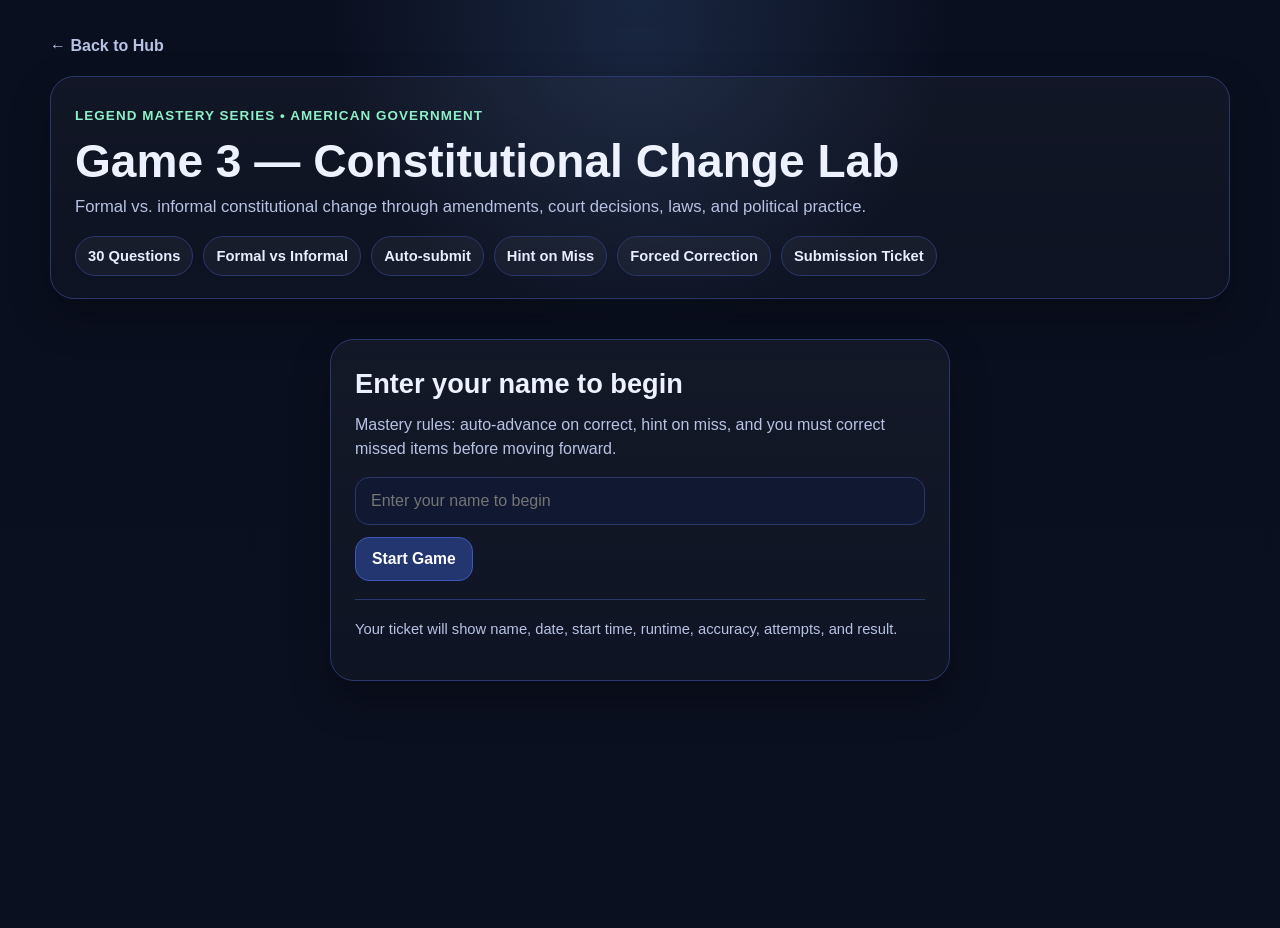
<file: games/gov-trouble-areas-game3.html>
<!doctype html>
<html lang="en">
<head>
  <meta charset="utf-8" />
  <meta name="viewport" content="width=device-width,initial-scale=1" />
  <title>Game 3 — Constitutional Change Lab</title>
  <link rel="stylesheet" href="../styles.css" />
</head>
<body>
  <div class="wrap">
    <a class="back-link" href="../index.html">← Back to Hub</a>

    <header class="hero">
      <div class="kicker">Legend Mastery Series • American Government</div>
      <h1>Game 3 — Constitutional Change Lab</h1>
      <p class="sub">
        Formal vs. informal constitutional change through amendments, court decisions, laws, and political practice.
      </p>
      <div class="pills">
        <span class="pill">30 Questions</span>
        <span class="pill">Formal vs Informal</span>
        <span class="pill">Auto-submit</span>
        <span class="pill">Hint on Miss</span>
        <span class="pill">Forced Correction</span>
        <span class="pill">Submission Ticket</span>
      </div>
    </header>

    <div id="app"></div>
  </div>

<script>
const QUESTIONS = [
  {
    passage: "The states ratify a new amendment that lowers the voting age across the United States.",
    stem: "This is best described as",
    choices: ["informal constitutional change", "a formal constitutional change", "judicial review", "an executive custom"],
    correct: 1,
    hint: "Think about whether the Constitution's actual text changed through Article V.",
    explain: "A ratified amendment is a formal constitutional change because it changes the Constitution through the amendment process."
  },
  {
    passage: "The Supreme Court issues a ruling that expands how due process protections apply to the states.",
    stem: "This is best classified as",
    choices: ["an informal constitutional change through interpretation", "a formal constitutional amendment", "a local government reform", "a state constitutional convention"],
    correct: 0,
    hint: "Ask whether the wording changed or whether the meaning changed through interpretation.",
    explain: "Court interpretation can change how the Constitution operates without changing the written text, making it an informal constitutional change."
  },
  {
    passage: "Political parties begin organizing national conventions to choose presidential candidates, even though the Constitution does not describe this process.",
    stem: "This is best described as",
    choices: ["a formal constitutional revision", "an informal constitutional change through political practice", "a violation of federalism", "an amendment proposed by Congress"],
    correct: 1,
    hint: "Think custom and practice, not the amendment process.",
    explain: "Political party conventions are examples of informal constitutional change through custom and long-standing political practice."
  },
  {
    passage: "Congress and the states approve an amendment guaranteeing equal protection under the law.",
    stem: "This change is an example of",
    choices: ["judicial restraint", "an informal custom", "a formal constitutional change", "an implied power"],
    correct: 2,
    hint: "Did the constitutional text itself change?",
    explain: "An amendment added through Article V is a formal constitutional change."
  },
  {
    passage: "Over time, presidents begin using executive agreements more frequently in foreign affairs, even though the Constitution focuses more explicitly on treaties.",
    stem: "This development is best classified as",
    choices: ["formal constitutional change", "informal constitutional change through practice", "judicial review", "popular sovereignty"],
    correct: 1,
    hint: "The key is repeated government practice rather than formal amendment.",
    explain: "Executive agreements became more common through governmental practice, so this is an informal constitutional change."
  },
  {
    passage: "A constitutional amendment abolishes slavery throughout the United States.",
    stem: "This is best described as",
    choices: ["an informal constitutional tradition", "a formal constitutional change", "a court-created doctrine", "a legislative custom"],
    correct: 1,
    hint: "This involved changing the Constitution's wording.",
    explain: "The abolition of slavery through the 13th Amendment was a formal constitutional change."
  },
  {
    passage: "The Supreme Court establishes the principle of judicial review in a landmark case.",
    stem: "This most clearly represents",
    choices: ["formal constitutional change through ratification", "informal constitutional change through interpretation", "state nullification", "executive privilege"],
    correct: 1,
    hint: "No amendment was added, but constitutional meaning and practice changed.",
    explain: "Judicial review became part of constitutional practice through court interpretation, making it an informal constitutional change."
  },
  {
    passage: "Congress passes major civil rights legislation that changes how constitutional protections are enforced in everyday life.",
    stem: "This is best understood as",
    choices: ["an example of informal constitutional change through legislation", "a formal amendment", "an unconstitutional act by definition", "a denial of federalism"],
    correct: 0,
    hint: "The Constitution's text did not change, but how rights are carried out did.",
    explain: "Legislation can change how constitutional principles are enforced, which is a form of informal constitutional change."
  },
  {
    passage: "An amendment changes how United States senators are selected.",
    stem: "This is an example of",
    choices: ["formal constitutional change", "custom and tradition only", "judicial incorporation", "executive expansion only"],
    correct: 0,
    hint: "This required Article V.",
    explain: "Changing senator selection through the 17th Amendment was a formal constitutional change."
  },
  {
    passage: "National political parties and committee leadership become central to how Congress actually operates.",
    stem: "This development is best described as",
    choices: ["a formal constitutional change", "an informal constitutional change through institutional practice", "a constitutional amendment convention", "a direct violation of separation of powers"],
    correct: 1,
    hint: "Think about how the system operates in practice, not on paper.",
    explain: "Congressional committees and party leadership changed how government functions through practice, not formal amendment."
  },
  {
    passage: "The states ratify an amendment extending voting rights to women.",
    stem: "This is best classified as",
    choices: ["an informal interpretation", "a formal constitutional change", "a judicial precedent only", "a cabinet custom"],
    correct: 1,
    hint: "This directly altered the Constitution.",
    explain: "The 19th Amendment was a formal constitutional change because it changed constitutional text and law."
  },
  {
    passage: "The Supreme Court rules that many protections in the Bill of Rights apply to the states through the 14th Amendment.",
    stem: "This is best described as",
    choices: ["an informal constitutional change through interpretation", "a formal rewrite of the Constitution", "an executive order", "a state legislative custom"],
    correct: 0,
    hint: "No new amendment was added, but constitutional meaning expanded.",
    explain: "Through incorporation doctrine, the Court changed how constitutional rights applied, making this an informal constitutional change."
  },
  {
    passage: "Presidents begin regularly sending proposed legislative agendas to Congress, creating a strong expectation for executive leadership in lawmaking discussions.",
    stem: "This most clearly represents",
    choices: ["formal constitutional change", "informal constitutional change through custom", "judicial review", "state sovereignty only"],
    correct: 1,
    hint: "The Constitution did not change, but political behavior did.",
    explain: "Presidential legislative leadership developed through political practice, so it is an informal constitutional change."
  },
  {
    passage: "A new amendment prohibits poll taxes in federal elections.",
    stem: "This is an example of",
    choices: ["formal constitutional change", "informal judicial interpretation", "party custom", "executive practice"],
    correct: 0,
    hint: "The constitutional text changed through ratification.",
    explain: "The 24th Amendment is a formal constitutional change."
  },
  {
    passage: "The Supreme Court decides that separate public schools are inherently unequal.",
    stem: "This represents",
    choices: ["formal constitutional amendment", "informal constitutional change through judicial interpretation", "a state legislative revision", "an executive custom"],
    correct: 1,
    hint: "Think about how court decisions change constitutional meaning.",
    explain: "When the Court reinterprets equal protection, it informally changes how the Constitution operates."
  },
  {
    passage: "Congress uses implied powers under the Necessary and Proper Clause to create new institutions not specifically listed in the Constitution.",
    stem: "This is best classified as",
    choices: ["formal constitutional change", "informal constitutional change through legislation and interpretation", "direct democracy", "judicial nullification"],
    correct: 1,
    hint: "The Constitution's text stayed the same, but government practice expanded.",
    explain: "Using implied powers changes how government functions without changing the Constitution's wording, making it informal change."
  },
  {
    passage: "An amendment changes presidential term limits after years of informal precedent set by earlier presidents.",
    stem: "The amendment itself is best described as",
    choices: ["an informal custom", "a formal constitutional change", "a judicial doctrine", "a legislative oversight practice"],
    correct: 1,
    hint: "Precedent came first, but the question asks about the amendment itself.",
    explain: "Once term limits were written into the Constitution through amendment, the change became formal."
  },
  {
    passage: "For many years, presidents followed a two-term tradition even though the Constitution did not originally require it.",
    stem: "That tradition before amendment was an example of",
    choices: ["formal constitutional change", "informal constitutional change through custom", "judicial review", "federalism"],
    correct: 1,
    hint: "This was based on tradition, not constitutional text.",
    explain: "The two-term tradition began as an informal constitutional custom before it was formally added by amendment."
  },
  {
    passage: "Congressional committees gain influence over legislation and oversight even though the Constitution does not spell out the committee system in detail.",
    stem: "This is best described as",
    choices: ["formal constitutional amendment", "informal constitutional change through institutional development", "judicial federalism", "executive branch supremacy"],
    correct: 1,
    hint: "Think about change through structure and practice inside government.",
    explain: "Committee power developed through practice and institutional growth, which is a form of informal constitutional change."
  },
  {
    passage: "The Constitution is amended to clarify the procedures used when no presidential candidate wins a majority in the Electoral College.",
    stem: "This is best classified as",
    choices: ["an informal custom", "a formal constitutional change", "judicial interpretation only", "an executive order"],
    correct: 1,
    hint: "Was Article V used to revise the document?",
    explain: "Using an amendment to revise constitutional procedures is a formal constitutional change."
  },
  {
    passage: "The Court broadens the definition of protected speech in a major First Amendment decision.",
    stem: "This is an example of",
    choices: ["formal constitutional change", "informal constitutional change through interpretation", "a state amendment", "cabinet development only"],
    correct: 1,
    hint: "The wording stayed the same, but the scope changed.",
    explain: "When the Court broadens the meaning of a constitutional right, that is informal constitutional change through interpretation."
  },
  {
    passage: "The national government increasingly relies on administrative agencies to carry out laws and regulations in complex policy areas.",
    stem: "This change is best understood as",
    choices: ["formal constitutional change", "informal constitutional change through governmental development", "a constitutional convention", "an illegal transfer of power by definition"],
    correct: 1,
    hint: "This is about how government functions in practice over time.",
    explain: "Administrative growth changed the operation of government without amending the Constitution, making it an informal constitutional change."
  },
  {
    passage: "The states ratify an amendment guaranteeing citizens the right to vote regardless of race.",
    stem: "This is best described as",
    choices: ["a formal constitutional change", "an informal custom", "judicial incorporation", "party leadership development"],
    correct: 0,
    hint: "An amendment means the Constitution itself was changed.",
    explain: "The 15th Amendment is a formal constitutional change because it changed the constitutional text."
  },
  {
    passage: "The Court limits or expands presidential authority in a case interpreting separation of powers.",
    stem: "This most clearly represents",
    choices: ["an informal constitutional change through interpretation", "a formal constitutional amendment", "a local political custom", "state legislative supremacy"],
    correct: 0,
    hint: "Think about court interpretation shaping constitutional boundaries.",
    explain: "When the Court interprets separation of powers, it can informally change how the Constitution works in practice."
  },
  {
    passage: "The Constitution is amended to change the order of succession when the president dies or becomes disabled.",
    stem: "This is an example of",
    choices: ["judicial precedent", "formal constitutional change", "informal development", "an implied power"],
    correct: 1,
    hint: "This required constitutional ratification.",
    explain: "Changing succession rules through amendment is a formal constitutional change."
  },
  {
    passage: "Presidents increasingly use media and public appeals to pressure Congress and shape policy outcomes.",
    stem: "This is best classified as",
    choices: ["formal constitutional change", "informal constitutional change through political practice", "judicial review", "an Article V convention"],
    correct: 1,
    hint: "The presidency changed in practice, not by amendment.",
    explain: "Modern presidential leadership through media and public appeals is a change in political practice, not constitutional text."
  },
  {
    passage: "A major court decision changes how the Fourth Amendment applies to police searches.",
    stem: "This is best described as",
    choices: ["an informal constitutional change through interpretation", "a formal constitutional change", "a legislative custom only", "popular sovereignty"],
    correct: 0,
    hint: "The text of the Fourth Amendment stayed the same.",
    explain: "Court rulings can reshape how constitutional rights are applied, which is informal constitutional change."
  },
  {
    passage: "An amendment lowers the minimum voting age in all elections.",
    stem: "This is an example of",
    choices: ["formal constitutional change", "judicial interpretation", "executive practice", "informal party development"],
    correct: 0,
    hint: "This changed the Constitution itself.",
    explain: "The 26th Amendment is a formal constitutional change."
  },
  {
    passage: "The role of the vice president expands over time as presidents give the office more advisory and policy responsibilities.",
    stem: "This development is best classified as",
    choices: ["a formal constitutional amendment", "an informal constitutional change through practice", "judicial review", "federalism"],
    correct: 1,
    hint: "No amendment required, but the office changed in practice.",
    explain: "The vice presidency changed over time through political practice, making this an informal constitutional change."
  },
  {
    passage: "Congress and the states adopt an amendment changing how presidents and vice presidents are elected.",
    stem: "This is best described as",
    choices: ["an informal custom", "a formal constitutional change", "a court-created doctrine", "an executive agreement"],
    correct: 1,
    hint: "The Constitution's text was altered through amendment.",
    explain: "Changing election rules through amendment is a formal constitutional change."
  }
];

function shuffle(arr){
  const a = [...arr];
  for(let i = a.length - 1; i > 0; i--){
    const j = Math.floor(Math.random() * (i + 1));
    [a[i], a[j]] = [a[j], a[i]];
  }
  return a;
}

function formatTime(seconds){
  const h = Math.floor(seconds / 3600).toString().padStart(2,"0");
  const m = Math.floor((seconds % 3600) / 60).toString().padStart(2,"0");
  const s = Math.floor(seconds % 60).toString().padStart(2,"0");
  return `${h}:${m}:${s}`;
}

function formatStamp(d){
  return d.toLocaleString();
}

function escapeHtml(str){
  return String(str)
    .replace(/&/g,"&amp;")
    .replace(/</g,"&lt;")
    .replace(/>/g,"&gt;")
    .replace(/"/g,"&quot;")
    .replace(/'/g,"&#39;");
}

const APP = document.getElementById("app");

let studentName = "";
let startedAt = null;
let timer = null;
let elapsed = 0;

let questions = [];
let current = 0;
let misses = 0;
let attempts = 0;
let locked = false;
let awaitingCorrection = false;

function buildQuestionBank(){
  return QUESTIONS.map((q, idx) => {
    const order = shuffle(q.choices.map((choice, i) => ({ choice, originalIndex: i })));
    const remappedChoices = order.map(x => x.choice);
    const newCorrect = order.findIndex(x => x.originalIndex === q.correct);
    return { ...q, id: idx + 1, choices: remappedChoices, correct: newCorrect };
  });
}

function startScreen(){
  APP.innerHTML = `
    <div class="start-card">
      <h2>Enter your name to begin</h2>
      <p>
        Mastery rules: auto-advance on correct, hint on miss, and you must correct missed items before moving forward.
      </p>
      <input id="studentName" type="text" placeholder="Enter your name to begin" autocomplete="off" />
      <button class="btn" id="startBtn">Start Game</button>
      <hr class="sep">
      <p class="note">Your ticket will show name, date, start time, runtime, accuracy, attempts, and result.</p>
    </div>
  `;

  document.getElementById("startBtn").addEventListener("click", () => {
    const name = document.getElementById("studentName").value.trim();
    if(!name){
      alert("Please enter your name before starting.");
      return;
    }
    studentName = name;
    startedAt = new Date();
    elapsed = 0;
    current = 0;
    misses = 0;
    attempts = 0;
    locked = false;
    awaitingCorrection = false;
    questions = buildQuestionBank();

    if(timer) clearInterval(timer);
    timer = setInterval(() => {
      elapsed++;
      const rt = document.getElementById("runtime");
      if(rt) rt.textContent = formatTime(elapsed);
    }, 1000);

    renderQuestion();
  });
}

function renderQuestion(feedbackHtml = ""){
  const q = questions[current];
  const progressPct = Math.round((current / questions.length) * 100);
  const accuracy = attempts === 0 ? 100 : Math.round(((attempts - misses) / attempts) * 100);

  APP.innerHTML = `
    <div class="game-wrap">
      <div class="hud">
        <div class="stat">
          <div class="stat-label">Progress</div>
          <div class="stat-value">${current + 1} / ${questions.length}</div>
        </div>
        <div class="stat">
          <div class="stat-label">Accuracy</div>
          <div class="stat-value">${accuracy}%</div>
        </div>
        <div class="stat">
          <div class="stat-label">Attempts</div>
          <div class="stat-value">${attempts}</div>
        </div>
        <div class="stat">
          <div class="stat-label">Runtime</div>
          <div class="stat-value" id="runtime">${formatTime(elapsed)}</div>
        </div>
        <div class="stat">
          <div class="stat-label">Started</div>
          <div class="stat-value">${formatStamp(startedAt)}</div>
        </div>
      </div>

      <div class="progress">
        <div class="progress-bar" style="width:${progressPct}%"></div>
      </div>

      <div class="question-card">
        <div class="q-meta">Question ${current + 1} of ${questions.length}</div>
        <div class="passage">${escapeHtml(q.passage)}</div>
        <div class="stem">${escapeHtml(q.stem)}</div>

        <div class="choices" id="choices"></div>

        ${feedbackHtml}

        <div class="controls">
          <button class="btn secondary" id="restartBtn">Restart</button>
        </div>
      </div>
    </div>
  `;

  document.getElementById("restartBtn").addEventListener("click", hardRestart);

  const choicesEl = document.getElementById("choices");
  q.choices.forEach((choice, i) => {
    const btn = document.createElement("button");
    btn.className = "choice";
    btn.innerHTML = `<strong>${String.fromCharCode(65 + i)}.</strong> ${escapeHtml(choice)}`;
    btn.addEventListener("click", () => submitSingle(i));
    choicesEl.appendChild(btn);
  });
}

function submitSingle(selected){
  if(locked) return;
  locked = true;
  attempts++;

  const q = questions[current];
  const correct = selected === q.correct;

  if(correct){
    const feedback = `
      <div class="feedback good">
        <span class="label">Correct</span>
        ${escapeHtml(q.explain)}
      </div>
    `;
    renderQuestion(feedback);
    setTimeout(nextQuestion, 5000);
  } else {
    misses++;
    awaitingCorrection = true;
    const feedback = `
      <div class="feedback bad">
        <span class="label">Not yet</span>
        ${escapeHtml(q.hint)}
      </div>
    `;
    renderQuestion(feedback);
    const choiceButtons = [...document.querySelectorAll(".choice")];
    choiceButtons.forEach((btn, idx) => {
      btn.addEventListener("click", () => retrySingle(idx));
    });
  }
}

function retrySingle(selected){
  if(!awaitingCorrection) return;
  const q = questions[current];
  if(selected === q.correct){
    awaitingCorrection = false;
    locked = true;
    const feedback = `
      <div class="feedback good">
        <span class="label">Corrected</span>
        ${escapeHtml(q.explain)}
      </div>
    `;
    renderQuestion(feedback);
    setTimeout(nextQuestion, 5000);
  } else {
    const feedback = `
      <div class="feedback bad">
        <span class="label">Try again</span>
        ${escapeHtml(q.hint)}
      </div>
    `;
    renderQuestion(feedback);
    const choiceButtons = [...document.querySelectorAll(".choice")];
    choiceButtons.forEach((btn, idx) => {
      btn.addEventListener("click", () => retrySingle(idx));
    });
  }
}

function nextQuestion(){
  locked = false;
  awaitingCorrection = false;
  current++;
  if(current >= questions.length){
    finishGame();
  } else {
    renderQuestion();
  }
}

function finishGame(){
  clearInterval(timer);
  const finishedAt = new Date();
  const accuracy = attempts === 0 ? 100 : Math.round(((attempts - misses) / attempts) * 100);
  const passed = misses === 0 ? "MASTERED" : "REPLAY";

  APP.innerHTML = `
    <div class="ticket">
      <h2>Submission Ticket</h2>
      <p class="sub">Turn this in to show completion.</p>

      <div class="ticket-grid">
        <div class="ticket-item">
          <div class="label">Name</div>
          <div class="value">${escapeHtml(studentName)}</div>
        </div>
        <div class="ticket-item">
          <div class="label">Date</div>
          <div class="value">${finishedAt.toLocaleDateString()}</div>
        </div>
        <div class="ticket-item">
          <div class="label">Started</div>
          <div class="value">${formatStamp(startedAt)}</div>
        </div>
        <div class="ticket-item">
          <div class="label">Finished</div>
          <div class="value">${formatStamp(finishedAt)}</div>
        </div>
        <div class="ticket-item">
          <div class="label">Runtime</div>
          <div class="value">${formatTime(elapsed)}</div>
        </div>
        <div class="ticket-item">
          <div class="label">Accuracy</div>
          <div class="value">${accuracy}%</div>
        </div>
        <div class="ticket-item">
          <div class="label">Attempts</div>
          <div class="value">${attempts}</div>
        </div>
        <div class="ticket-item">
          <div class="label">Result</div>
          <div class="value">${passed}</div>
        </div>
      </div>

      <div class="controls">
        <button class="btn" id="playAgain">Play Again</button>
        <a class="btn secondary" href="../index.html">Back to Hub</a>
      </div>
    </div>
  `;

  document.getElementById("playAgain").addEventListener("click", hardRestart);
}

function hardRestart(){
  if(timer) clearInterval(timer);
  studentName = "";
  startedAt = null;
  elapsed = 0;
  current = 0;
  misses = 0;
  attempts = 0;
  locked = false;
  awaitingCorrection = false;
  startScreen();
}

startScreen();
</script>
</body>
</html>
</file>
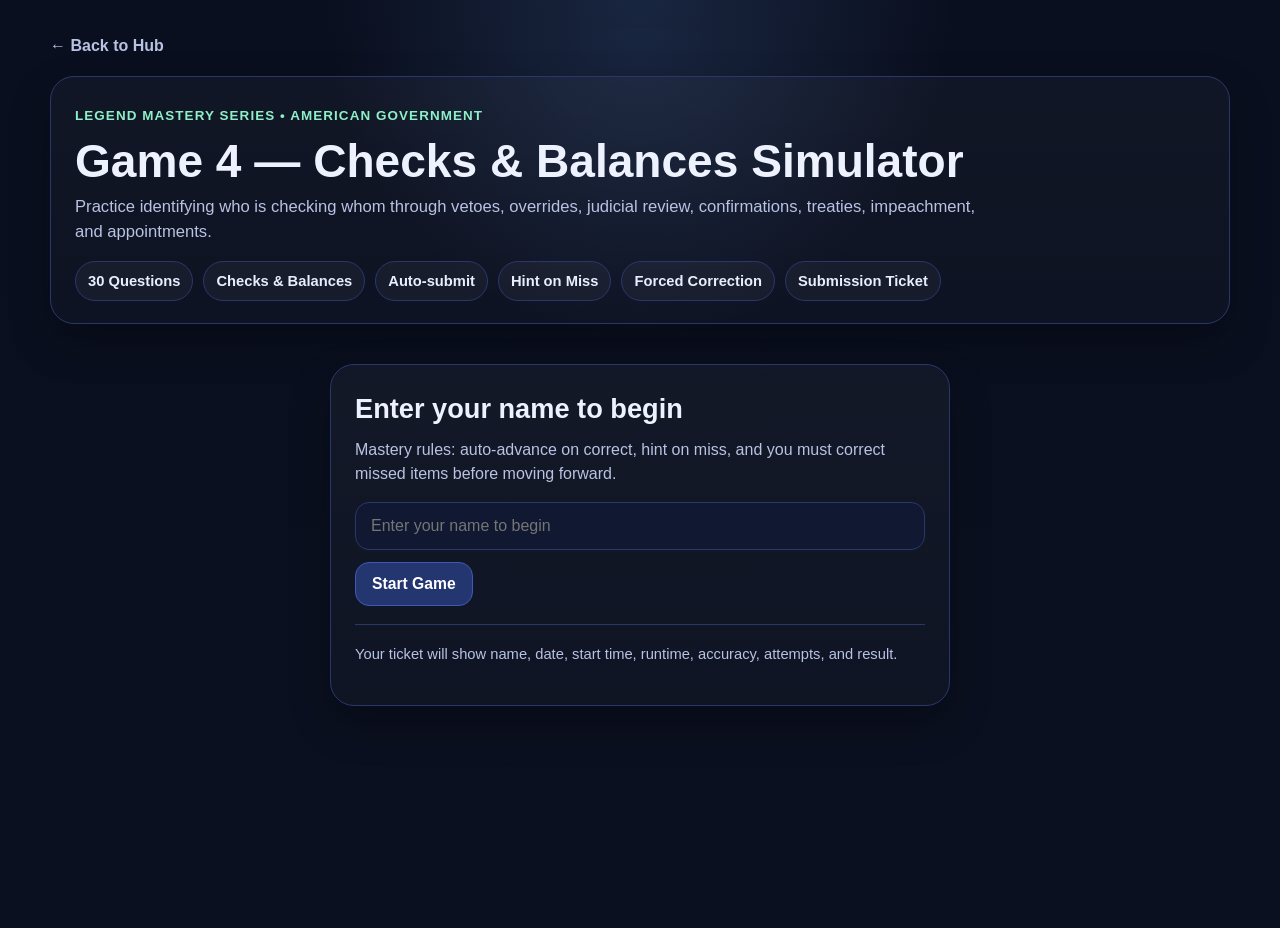
<file: games/gov-trouble-areas-game4.html>
<!doctype html>
<html lang="en">
<head>
  <meta charset="utf-8" />
  <meta name="viewport" content="width=device-width,initial-scale=1" />
  <title>Game 4 — Checks & Balances Simulator</title>
  <link rel="stylesheet" href="../styles.css" />
</head>
<body>
  <div class="wrap">
    <a class="back-link" href="../index.html">← Back to Hub</a>

    <header class="hero">
      <div class="kicker">Legend Mastery Series • American Government</div>
      <h1>Game 4 — Checks &amp; Balances Simulator</h1>
      <p class="sub">
        Practice identifying who is checking whom through vetoes, overrides, judicial review, confirmations, treaties, impeachment, and appointments.
      </p>
      <div class="pills">
        <span class="pill">30 Questions</span>
        <span class="pill">Checks &amp; Balances</span>
        <span class="pill">Auto-submit</span>
        <span class="pill">Hint on Miss</span>
        <span class="pill">Forced Correction</span>
        <span class="pill">Submission Ticket</span>
      </div>
    </header>

    <div id="app"></div>
  </div>

<script>
const QUESTIONS = [
  {
    passage: "Congress passes a bill, but the president refuses to sign it and returns it to Congress with objections.",
    stem: "This action is an example of",
    choices: ["judicial review", "executive veto power checking the legislative branch", "impeachment", "state nullification"],
    correct: 1,
    hint: "Ask which branch is stopping a law from taking effect.",
    explain: "When the president vetoes a bill, the executive branch is checking the legislative branch."
  },
  {
    passage: "After a presidential veto, Congress gathers enough votes in both houses to pass the bill anyway.",
    stem: "This action is best described as",
    choices: ["executive enforcement", "judicial review", "legislative override checking the executive branch", "an amendment process"],
    correct: 2,
    hint: "Think about which branch can respond to a veto.",
    explain: "Congress can override a presidential veto, which is the legislative branch checking the executive branch."
  },
  {
    passage: "The Supreme Court rules that a law passed by Congress violates the Constitution.",
    stem: "This most clearly shows",
    choices: ["popular sovereignty", "judicial review checking the legislative branch", "executive privilege", "federalism only"],
    correct: 1,
    hint: "Which branch can declare laws unconstitutional?",
    explain: "When the Supreme Court strikes down a law, the judicial branch is checking the legislative branch."
  },
  {
    passage: "The Senate rejects a president's nominee for the Supreme Court.",
    stem: "This action best demonstrates",
    choices: ["executive power over the courts", "legislative confirmation power checking the executive branch", "judicial review", "state control over federal offices"],
    correct: 1,
    hint: "Which branch approves major appointments?",
    explain: "The Senate's power to confirm or reject nominees is a legislative check on executive power."
  },
  {
    passage: "A president negotiates a treaty with another nation, but the Senate votes not to approve it.",
    stem: "This is an example of",
    choices: ["the judicial branch checking the executive branch", "Congress passing a law", "the legislative branch checking the executive branch", "an amendment convention"],
    correct: 2,
    hint: "Treaties need Senate approval.",
    explain: "The Senate's power to approve or reject treaties is a legislative check on the executive branch."
  },
  {
    passage: "The House of Representatives votes to impeach a federal judge for misconduct.",
    stem: "This action best shows",
    choices: ["executive review of judges", "the legislative branch checking the judicial branch", "state governments checking federal judges", "popular sovereignty only"],
    correct: 1,
    hint: "Impeachment begins in the House.",
    explain: "The House can impeach judges, which is one way the legislative branch checks the judicial branch."
  },
  {
    passage: "The Senate conducts a trial and votes to remove an impeached president from office.",
    stem: "This action is best described as",
    choices: ["the judicial branch checking the executive branch", "the legislative branch checking the executive branch", "a state government check", "executive enforcement"],
    correct: 1,
    hint: "Which branch holds the impeachment trial?",
    explain: "The Senate can remove a president through impeachment, which is a legislative check on executive power."
  },
  {
    passage: "The Supreme Court rules that a president's executive action exceeds constitutional authority.",
    stem: "This is an example of",
    choices: ["the legislative branch checking the executive branch", "the judicial branch checking the executive branch", "federalism", "direct democracy"],
    correct: 1,
    hint: "Which branch interprets constitutionality in court cases?",
    explain: "When the Court limits an executive action, the judicial branch is checking the executive branch."
  },
  {
    passage: "Congress creates a lower federal court system through legislation.",
    stem: "This power best shows that the legislative branch",
    choices: ["has no role in the judiciary", "helps shape the judicial branch", "controls state courts", "can remove constitutional rights"],
    correct: 1,
    hint: "Think about who establishes lower federal courts.",
    explain: "Congress helps shape the judiciary by creating lower federal courts and setting much of their structure."
  },
  {
    passage: "The president appoints federal judges when vacancies occur.",
    stem: "This action best demonstrates that the executive branch",
    choices: ["ignores the courts", "participates in shaping the judicial branch", "can overrule Congress directly", "controls state judges"],
    correct: 1,
    hint: "Think about appointments, not confirmations.",
    explain: "The president helps shape the judiciary through appointments, though the Senate must confirm them."
  },
  {
    passage: "Congress refuses to appropriate enough funds for a president's new domestic initiative.",
    stem: "This most clearly shows",
    choices: ["the legislative branch checking the executive branch through the power of the purse", "judicial review", "state nullification", "executive privilege"],
    correct: 0,
    hint: "Which branch controls spending?",
    explain: "Congress controls appropriations, so it can check executive plans by refusing or limiting funding."
  },
  {
    passage: "A federal court orders the executive branch to stop enforcing a policy that violates constitutional rights.",
    stem: "This is best described as",
    choices: ["the executive checking the courts", "the judicial branch checking the executive branch", "Congress checking the states", "popular sovereignty"],
    correct: 1,
    hint: "Court order + executive policy = which branches?",
    explain: "When courts block unconstitutional executive policies, the judicial branch is checking the executive branch."
  },
  {
    passage: "The president calls Congress into a special session to consider urgent legislation.",
    stem: "This action shows that the executive branch",
    choices: ["can influence the legislative process", "can pass laws alone", "can remove senators from office", "can ignore Congress entirely"],
    correct: 0,
    hint: "Influence is not the same as total control.",
    explain: "The president can call Congress into special session, which gives the executive branch influence, though not full lawmaking power."
  },
  {
    passage: "Congress passes a law limiting the structure or jurisdiction of certain lower federal courts.",
    stem: "This best demonstrates that the legislative branch",
    choices: ["has no authority related to the judiciary", "can shape parts of the federal judicial system", "can overrule the Constitution", "can appoint judges directly"],
    correct: 1,
    hint: "Think about Congress and lower federal courts.",
    explain: "Congress has major authority over the organization and jurisdiction of lower federal courts."
  },
  {
    passage: "The Supreme Court rules that a state law conflicts with the U.S. Constitution and therefore cannot stand.",
    stem: "This action is an example of",
    choices: ["judicial review", "executive privilege", "legislative oversight only", "direct election"],
    correct: 0,
    hint: "The key is court review of constitutionality.",
    explain: "Judicial review allows courts to strike down laws that conflict with the Constitution."
  },
  {
    passage: "The House begins an investigation into misconduct by executive officials and holds hearings to gather evidence.",
    stem: "This is best described as",
    choices: ["legislative oversight checking the executive branch", "judicial review", "executive enforcement", "state sovereignty"],
    correct: 0,
    hint: "Think about Congress monitoring executive action.",
    explain: "Oversight hearings are one way the legislative branch checks and monitors the executive branch."
  },
  {
    passage: "The Senate refuses to confirm a cabinet nominee chosen by the president.",
    stem: "This action most clearly demonstrates",
    choices: ["executive control of Congress", "judicial supremacy", "legislative confirmation power checking the executive branch", "a direct vote of the people"],
    correct: 2,
    hint: "Appointments often require Senate approval.",
    explain: "The Senate's confirmation role is a legislative check on executive appointments."
  },
  {
    passage: "Congress passes a statute in response to a court ruling in order to revise how a policy is handled within constitutional limits.",
    stem: "This most clearly shows",
    choices: ["branch interaction within checks and balances", "executive privilege only", "state nullification", "judicial enforcement only"],
    correct: 0,
    hint: "The branches can respond to one another, not just act separately.",
    explain: "Checks and balances involves ongoing interaction, including legislative responses to judicial decisions."
  },
  {
    passage: "A president grants a pardon to a person convicted of a federal crime.",
    stem: "This action is an example of",
    choices: ["legislative authority", "executive power affecting the judicial outcome", "judicial review", "state-level police power"],
    correct: 1,
    hint: "Pardons come from which branch?",
    explain: "The pardon power allows the president to affect the outcome of federal criminal cases, interacting with the judicial system."
  },
  {
    passage: "The Senate votes to approve a treaty after reviewing the president's international agreement.",
    stem: "This illustrates",
    choices: ["state control over foreign policy", "the legislative branch checking and participating in executive foreign policy", "judicial review", "direct democracy"],
    correct: 1,
    hint: "Treaties require approval from which chamber?",
    explain: "The Senate's treaty approval role allows the legislative branch to check and participate in executive foreign policy."
  },
  {
    passage: "The Supreme Court upholds a law passed by Congress after a constitutional challenge.",
    stem: "This most clearly shows that the judicial branch",
    choices: ["has a role in reviewing legislative acts", "cannot interact with Congress", "must always strike laws down", "writes laws itself"],
    correct: 0,
    hint: "The Court can uphold or strike laws after review.",
    explain: "Judicial review includes both upholding and striking down laws after constitutional examination."
  },
  {
    passage: "Congress removes funding for an executive program it opposes.",
    stem: "This is best classified as",
    choices: ["the legislative branch checking the executive branch through appropriations", "judicial review", "executive privilege", "a state constitutional convention"],
    correct: 0,
    hint: "Think money and spending authority.",
    explain: "Congress uses appropriations to check executive priorities and programs."
  },
  {
    passage: "A court orders Congress to stop enforcing a law in a way that violates constitutional protections.",
    stem: "This action is an example of",
    choices: ["the judicial branch checking the legislative branch", "the executive branch checking the legislature", "state nullification", "popular sovereignty only"],
    correct: 0,
    hint: "Which branch interprets the Constitution in cases?",
    explain: "Courts can limit legislative actions that violate constitutional protections."
  },
  {
    passage: "The House votes to impeach a cabinet official accused of serious abuses of office.",
    stem: "This best demonstrates",
    choices: ["legislative checking of executive officials", "executive control of Congress", "judicial supremacy", "state oversight of federal offices"],
    correct: 0,
    hint: "Impeachment starts in the House.",
    explain: "The House's impeachment power is a legislative check on executive officials."
  },
  {
    passage: "The president signs a bill passed by Congress into law.",
    stem: "This action best demonstrates",
    choices: ["a branch interaction required in the lawmaking process", "judicial review", "state legislative supremacy", "direct democracy"],
    correct: 0,
    hint: "This is not a check against Congress, but it is still part of branch interaction.",
    explain: "The president's signature is part of the lawmaking process, showing interaction between the legislative and executive branches."
  },
  {
    passage: "The Senate convicts and removes a federal judge after impeachment by the House.",
    stem: "This is best described as",
    choices: ["legislative checking of the judicial branch", "judicial checking of the executive branch", "executive checking of the judiciary", "state review of federal judges"],
    correct: 0,
    hint: "Think impeachment and removal of judges.",
    explain: "The House and Senate can remove federal judges, which is a legislative check on the judicial branch."
  },
  {
    passage: "The president nominates a new justice after the death of a Supreme Court member.",
    stem: "This action most clearly shows that the executive branch",
    choices: ["helps influence the future direction of the judiciary", "can remove sitting justices at will", "controls all lower state courts", "overrides the Constitution"],
    correct: 0,
    hint: "Appointments shape courts over time.",
    explain: "By appointing judges and justices, the president can influence the long-term direction of the judiciary."
  },
  {
    passage: "Congress passes a law, the president vetoes it, and then the Supreme Court later reviews a similar version for constitutionality.",
    stem: "This sequence best illustrates",
    choices: ["checks and balances among all three branches", "direct democracy", "state nullification", "executive supremacy"],
    correct: 0,
    hint: "More than one branch is interacting here.",
    explain: "The sequence shows all three branches playing roles in limiting, revising, and reviewing government power."
  },
  {
    passage: "The Senate rejects a treaty even though the president strongly supports it.",
    stem: "This is best classified as",
    choices: ["executive authority over the Senate", "legislative checking of executive foreign policy", "judicial review", "popular sovereignty"],
    correct: 1,
    hint: "Treaties are one of the Senate's major checks.",
    explain: "The Senate can reject treaties, making this a legislative check on executive foreign policy."
  },
  {
    passage: "Congress investigates how executive agencies are carrying out federal laws and demands testimony from officials.",
    stem: "This action most clearly represents",
    choices: ["legislative oversight", "judicial review", "executive privilege", "federalism"],
    correct: 0,
    hint: "This is Congress monitoring implementation.",
    explain: "Legislative oversight is a key way Congress checks the executive branch and how laws are carried out."
  }
];

function shuffle(arr){
  const a = [...arr];
  for(let i = a.length - 1; i > 0; i--){
    const j = Math.floor(Math.random() * (i + 1));
    [a[i], a[j]] = [a[j], a[i]];
  }
  return a;
}

function formatTime(seconds){
  const h = Math.floor(seconds / 3600).toString().padStart(2,"0");
  const m = Math.floor((seconds % 3600) / 60).toString().padStart(2,"0");
  const s = Math.floor(seconds % 60).toString().padStart(2,"0");
  return `${h}:${m}:${s}`;
}

function formatStamp(d){
  return d.toLocaleString();
}

function escapeHtml(str){
  return String(str)
    .replace(/&/g,"&amp;")
    .replace(/</g,"&lt;")
    .replace(/>/g,"&gt;")
    .replace(/"/g,"&quot;")
    .replace(/'/g,"&#39;");
}

const APP = document.getElementById("app");

let studentName = "";
let startedAt = null;
let timer = null;
let elapsed = 0;

let questions = [];
let current = 0;
let misses = 0;
let attempts = 0;
let locked = false;
let awaitingCorrection = false;

function buildQuestionBank(){
  return QUESTIONS.map((q, idx) => {
    const order = shuffle(q.choices.map((choice, i) => ({ choice, originalIndex: i })));
    const remappedChoices = order.map(x => x.choice);
    const newCorrect = order.findIndex(x => x.originalIndex === q.correct);
    return { ...q, id: idx + 1, choices: remappedChoices, correct: newCorrect };
  });
}

function startScreen(){
  APP.innerHTML = `
    <div class="start-card">
      <h2>Enter your name to begin</h2>
      <p>
        Mastery rules: auto-advance on correct, hint on miss, and you must correct missed items before moving forward.
      </p>
      <input id="studentName" type="text" placeholder="Enter your name to begin" autocomplete="off" />
      <button class="btn" id="startBtn">Start Game</button>
      <hr class="sep">
      <p class="note">Your ticket will show name, date, start time, runtime, accuracy, attempts, and result.</p>
    </div>
  `;

  document.getElementById("startBtn").addEventListener("click", () => {
    const name = document.getElementById("studentName").value.trim();
    if(!name){
      alert("Please enter your name before starting.");
      return;
    }
    studentName = name;
    startedAt = new Date();
    elapsed = 0;
    current = 0;
    misses = 0;
    attempts = 0;
    locked = false;
    awaitingCorrection = false;
    questions = buildQuestionBank();

    if(timer) clearInterval(timer);
    timer = setInterval(() => {
      elapsed++;
      const rt = document.getElementById("runtime");
      if(rt) rt.textContent = formatTime(elapsed);
    }, 1000);

    renderQuestion();
  });
}

function renderQuestion(feedbackHtml = ""){
  const q = questions[current];
  const progressPct = Math.round((current / questions.length) * 100);
  const accuracy = attempts === 0 ? 100 : Math.round(((attempts - misses) / attempts) * 100);

  APP.innerHTML = `
    <div class="game-wrap">
      <div class="hud">
        <div class="stat">
          <div class="stat-label">Progress</div>
          <div class="stat-value">${current + 1} / ${questions.length}</div>
        </div>
        <div class="stat">
          <div class="stat-label">Accuracy</div>
          <div class="stat-value">${accuracy}%</div>
        </div>
        <div class="stat">
          <div class="stat-label">Attempts</div>
          <div class="stat-value">${attempts}</div>
        </div>
        <div class="stat">
          <div class="stat-label">Runtime</div>
          <div class="stat-value" id="runtime">${formatTime(elapsed)}</div>
        </div>
        <div class="stat">
          <div class="stat-label">Started</div>
          <div class="stat-value">${formatStamp(startedAt)}</div>
        </div>
      </div>

      <div class="progress">
        <div class="progress-bar" style="width:${progressPct}%"></div>
      </div>

      <div class="question-card">
        <div class="q-meta">Question ${current + 1} of ${questions.length}</div>
        <div class="passage">${escapeHtml(q.passage)}</div>
        <div class="stem">${escapeHtml(q.stem)}</div>

        <div class="choices" id="choices"></div>

        ${feedbackHtml}

        <div class="controls">
          <button class="btn secondary" id="restartBtn">Restart</button>
        </div>
      </div>
    </div>
  `;

  document.getElementById("restartBtn").addEventListener("click", hardRestart);

  const choicesEl = document.getElementById("choices");
  q.choices.forEach((choice, i) => {
    const btn = document.createElement("button");
    btn.className = "choice";
    btn.innerHTML = `<strong>${String.fromCharCode(65 + i)}.</strong> ${escapeHtml(choice)}`;
    btn.addEventListener("click", () => submitSingle(i));
    choicesEl.appendChild(btn);
  });
}

function submitSingle(selected){
  if(locked) return;
  locked = true;
  attempts++;

  const q = questions[current];
  const correct = selected === q.correct;

  if(correct){
    const feedback = `
      <div class="feedback good">
        <span class="label">Correct</span>
        ${escapeHtml(q.explain)}
      </div>
    `;
    renderQuestion(feedback);
    setTimeout(nextQuestion, 5000);
  } else {
    misses++;
    awaitingCorrection = true;
    const feedback = `
      <div class="feedback bad">
        <span class="label">Not yet</span>
        ${escapeHtml(q.hint)}
      </div>
    `;
    renderQuestion(feedback);
    const choiceButtons = [...document.querySelectorAll(".choice")];
    choiceButtons.forEach((btn, idx) => {
      btn.addEventListener("click", () => retrySingle(idx));
    });
  }
}

function retrySingle(selected){
  if(!awaitingCorrection) return;
  const q = questions[current];
  if(selected === q.correct){
    awaitingCorrection = false;
    locked = true;
    const feedback = `
      <div class="feedback good">
        <span class="label">Corrected</span>
        ${escapeHtml(q.explain)}
      </div>
    `;
    renderQuestion(feedback);
    setTimeout(nextQuestion, 5000);
  } else {
    const feedback = `
      <div class="feedback bad">
        <span class="label">Try again</span>
        ${escapeHtml(q.hint)}
      </div>
    `;
    renderQuestion(feedback);
    const choiceButtons = [...document.querySelectorAll(".choice")];
    choiceButtons.forEach((btn, idx) => {
      btn.addEventListener("click", () => retrySingle(idx));
    });
  }
}

function nextQuestion(){
  locked = false;
  awaitingCorrection = false;
  current++;
  if(current >= questions.length){
    finishGame();
  } else {
    renderQuestion();
  }
}

function finishGame(){
  clearInterval(timer);
  const finishedAt = new Date();
  const accuracy = attempts === 0 ? 100 : Math.round(((attempts - misses) / attempts) * 100);
  const passed = misses === 0 ? "MASTERED" : "REPLAY";

  APP.innerHTML = `
    <div class="ticket">
      <h2>Submission Ticket</h2>
      <p class="sub">Turn this in to show completion.</p>

      <div class="ticket-grid">
        <div class="ticket-item">
          <div class="label">Name</div>
          <div class="value">${escapeHtml(studentName)}</div>
        </div>
        <div class="ticket-item">
          <div class="label">Date</div>
          <div class="value">${finishedAt.toLocaleDateString()}</div>
        </div>
        <div class="ticket-item">
          <div class="label">Started</div>
          <div class="value">${formatStamp(startedAt)}</div>
        </div>
        <div class="ticket-item">
          <div class="label">Finished</div>
          <div class="value">${formatStamp(finishedAt)}</div>
        </div>
        <div class="ticket-item">
          <div class="label">Runtime</div>
          <div class="value">${formatTime(elapsed)}</div>
        </div>
        <div class="ticket-item">
          <div class="label">Accuracy</div>
          <div class="value">${accuracy}%</div>
        </div>
        <div class="ticket-item">
          <div class="label">Attempts</div>
          <div class="value">${attempts}</div>
        </div>
        <div class="ticket-item">
          <div class="label">Result</div>
          <div class="value">${passed}</div>
        </div>
      </div>

      <div class="controls">
        <button class="btn" id="playAgain">Play Again</button>
        <a class="btn secondary" href="../index.html">Back to Hub</a>
      </div>
    </div>
  `;

  document.getElementById("playAgain").addEventListener("click", hardRestart);
}

function hardRestart(){
  if(timer) clearInterval(timer);
  studentName = "";
  startedAt = null;
  elapsed = 0;
  current = 0;
  misses = 0;
  attempts = 0;
  locked = false;
  awaitingCorrection = false;
  startScreen();
}

startScreen();
</script>
</body>
</html>
</file>
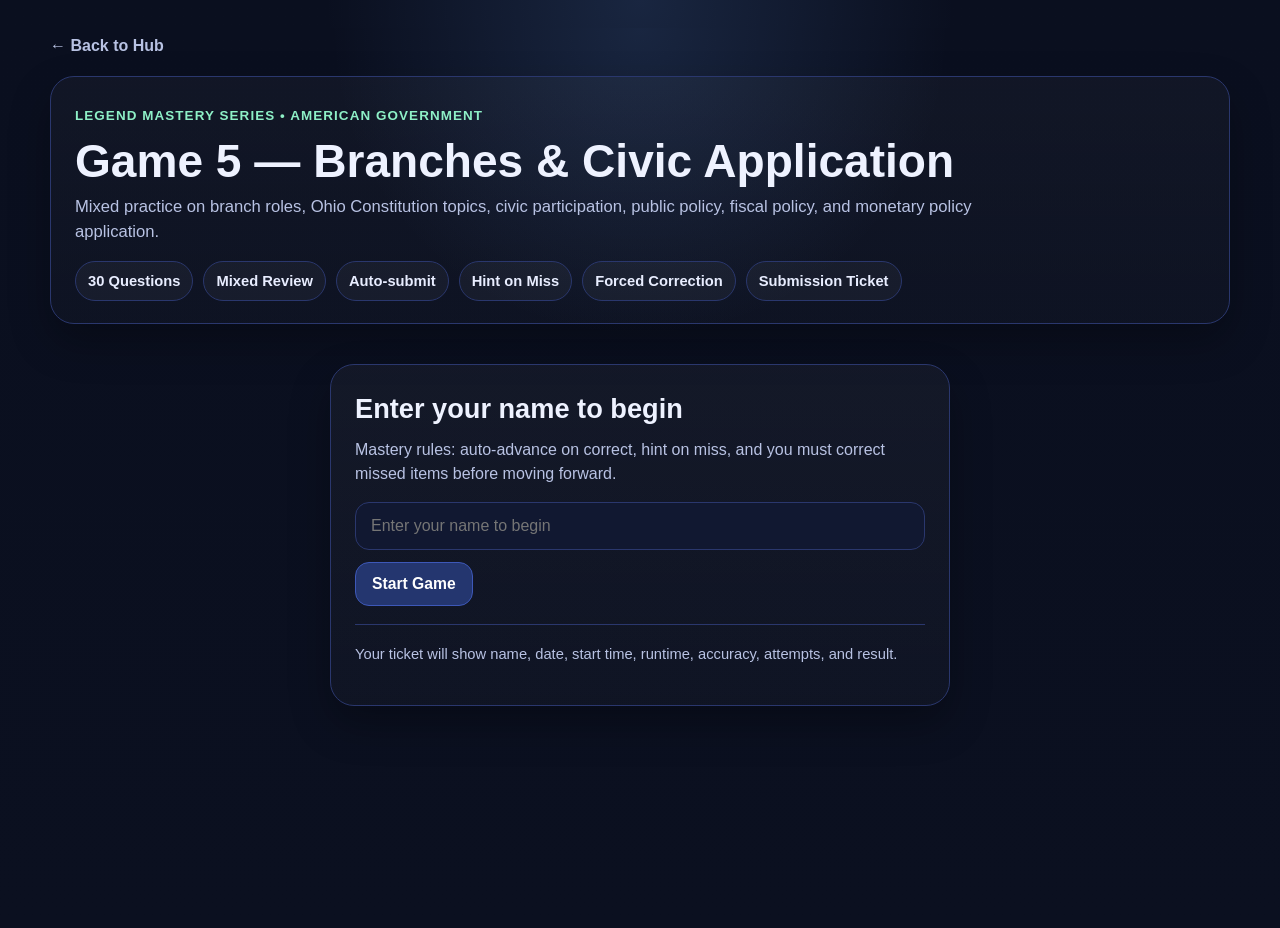
<file: games/gov-trouble-areas-game5.html>
<!doctype html>
<html lang="en">
<head>
  <meta charset="utf-8" />
  <meta name="viewport" content="width=device-width,initial-scale=1" />
  <title>Game 5 — Branches & Civic Application</title>
  <link rel="stylesheet" href="../styles.css" />
</head>
<body>
  <div class="wrap">
    <a class="back-link" href="../index.html">← Back to Hub</a>

    <header class="hero">
      <div class="kicker">Legend Mastery Series • American Government</div>
      <h1>Game 5 — Branches &amp; Civic Application</h1>
      <p class="sub">
        Mixed practice on branch roles, Ohio Constitution topics, civic participation, public policy, fiscal policy, and monetary policy application.
      </p>
      <div class="pills">
        <span class="pill">30 Questions</span>
        <span class="pill">Mixed Review</span>
        <span class="pill">Auto-submit</span>
        <span class="pill">Hint on Miss</span>
        <span class="pill">Forced Correction</span>
        <span class="pill">Submission Ticket</span>
      </div>
    </header>

    <div id="app"></div>
  </div>

<script>
const QUESTIONS = [
  {
    passage: "A citizen attends a city council meeting to speak about traffic safety concerns in the community.",
    stem: "This is best classified as",
    choices: ["civic participation", "judicial review", "federalism", "monetary policy"],
    correct: 0,
    hint: "Think about direct involvement by citizens in public issues.",
    explain: "Speaking at a public meeting is civic participation because it involves direct citizen engagement in government."
  },
  {
    passage: "The legislative branch writes and passes laws, while the executive branch carries them out and the judicial branch interprets them.",
    stem: "This passage best describes",
    choices: ["checks and balances", "separation of powers", "direct democracy", "political socialization"],
    correct: 1,
    hint: "The focus is on dividing responsibilities among branches.",
    explain: "Separation of powers divides the responsibilities of government among legislative, executive, and judicial branches."
  },
  {
    passage: "Voters in Ohio elect state officials, approve some local tax levies, and participate in public discussions about state and local issues.",
    stem: "This best shows that citizens in Ohio",
    choices: ["have no role in state government", "can participate in self-government at multiple levels", "only influence the federal government", "must be appointed to affect policy"],
    correct: 1,
    hint: "Think about how citizens influence government directly and indirectly.",
    explain: "Ohio citizens can participate in government by voting, speaking publicly, and influencing state and local decisions."
  },
  {
    passage: "Congress decides to increase government spending during a recession in order to stimulate economic activity.",
    stem: "This is an example of",
    choices: ["monetary policy", "fiscal policy", "judicial review", "federalism"],
    correct: 1,
    hint: "Think taxes and spending.",
    explain: "Fiscal policy involves government decisions about taxing and spending to influence the economy."
  },
  {
    passage: "The Federal Reserve lowers interest rates to encourage borrowing and investment.",
    stem: "This action is best classified as",
    choices: ["fiscal policy", "monetary policy", "legislative oversight", "judicial restraint"],
    correct: 1,
    hint: "The Federal Reserve handles money supply and interest rates.",
    explain: "Monetary policy is the management of the money supply and interest rates, largely through the Federal Reserve."
  },
  {
    passage: "A governor signs a bill passed by the state legislature.",
    stem: "This action best shows interaction between the",
    choices: ["executive and legislative branches", "judicial and legislative branches", "federal and local governments only", "people and courts only"],
    correct: 0,
    hint: "Which branch signs bills, and which branch passes them?",
    explain: "The legislature passes bills, and the governor as executive signs or vetoes them."
  },
  {
    passage: "A student group researches a local issue, gathers evidence, and presents a proposed solution to officials.",
    stem: "This is best described as",
    choices: ["civic engagement and informed participation", "judicial review", "executive privilege", "monetary contraction"],
    correct: 0,
    hint: "This involves identifying a problem and taking informed action.",
    explain: "Researching issues and proposing solutions to officials is a strong example of civic engagement."
  },
  {
    passage: "The Ohio Constitution organizes state government and explains powers and responsibilities at the state level.",
    stem: "This is similar to the U.S. Constitution because both",
    choices: ["establish structures of government", "eliminate checks and balances", "focus only on local policies", "remove citizen participation"],
    correct: 0,
    hint: "Think about what constitutions fundamentally do.",
    explain: "Both the Ohio and U.S. Constitutions establish the structure, powers, and responsibilities of government."
  },
  {
    passage: "The judicial branch hears a case involving whether a law was applied fairly and constitutionally.",
    stem: "Which branch responsibility is being illustrated?",
    choices: ["interpreting laws", "creating laws", "collecting taxes", "printing money"],
    correct: 0,
    hint: "Courts decide meaning and constitutionality.",
    explain: "The judicial branch interprets laws and decides cases involving legal and constitutional disputes."
  },
  {
    passage: "Congress cuts taxes in an effort to encourage consumer spending and business investment.",
    stem: "This is an example of",
    choices: ["judicial review", "monetary policy", "fiscal policy", "federalism"],
    correct: 2,
    hint: "Taxing and spending decisions are the clue.",
    explain: "Tax cuts are part of fiscal policy because they are decisions about taxation used to influence the economy."
  },
  {
    passage: "The Federal Reserve sells government securities in order to reduce the money supply.",
    stem: "This action is best understood as",
    choices: ["expansionary fiscal policy", "contractionary monetary policy", "judicial restraint", "civic participation"],
    correct: 1,
    hint: "Selling securities pulls money out of the economy.",
    explain: "Selling government securities is a contractionary monetary tool used to reduce the money supply."
  },
  {
    passage: "A citizen contacts a state legislator to support a bill affecting education policy.",
    stem: "This is best classified as",
    choices: ["public policy participation", "judicial review", "executive enforcement", "monetary regulation"],
    correct: 0,
    hint: "The citizen is trying to influence government action.",
    explain: "Contacting a legislator is a direct way for citizens to participate in public policy."
  },
  {
    passage: "The legislative branch holds hearings to study a proposed law before voting on it.",
    stem: "This best illustrates the legislative role of",
    choices: ["interpreting laws", "making laws", "enforcing laws", "regulating interest rates"],
    correct: 1,
    hint: "Hearings and voting point to one core branch responsibility.",
    explain: "The legislative branch is responsible for making laws, and hearings are part of that process."
  },
  {
    passage: "A student compares the costs and benefits of a proposed public transportation plan before recommending a position.",
    stem: "This action most clearly shows",
    choices: ["reasoned civic decision-making", "judicial review", "federal supremacy", "executive privilege"],
    correct: 0,
    hint: "The key is evaluating evidence before taking a stand.",
    explain: "Weighing costs and benefits before forming a position is an important civic skill."
  },
  {
    passage: "The executive branch carries out a law passed by the legislature and signed into effect.",
    stem: "This best demonstrates the executive role of",
    choices: ["enforcing laws", "writing constitutions", "interpreting statutes in court", "ratifying amendments"],
    correct: 0,
    hint: "The executive branch executes what government has enacted.",
    explain: "A primary executive function is enforcing and administering laws."
  },
  {
    passage: "A county government creates policies for local roads, zoning, and local services while still following state law.",
    stem: "This example best illustrates",
    choices: ["federalism and layered government authority", "judicial review only", "direct democracy only", "monetary policy"],
    correct: 0,
    hint: "Think about multiple levels of government having roles.",
    explain: "This shows how authority is distributed across levels of government while lower levels still operate within higher law."
  },
  {
    passage: "The Federal Reserve lowers reserve requirements for banks to increase lending.",
    stem: "This is best classified as",
    choices: ["contractionary fiscal policy", "expansionary monetary policy", "judicial activism", "legislative oversight"],
    correct: 1,
    hint: "Lower reserve requirements encourage more money moving into the economy.",
    explain: "Lowering reserve requirements is an expansionary monetary policy because it increases potential lending."
  },
  {
    passage: "Citizens organize a petition drive to encourage local officials to address drinking water problems.",
    stem: "This is best described as",
    choices: ["civic participation", "executive privilege", "judicial incorporation", "monetary tightening"],
    correct: 0,
    hint: "This is direct citizen action to influence government.",
    explain: "Petitioning is a classic form of civic participation."
  },
  {
    passage: "The Ohio Constitution and the U.S. Constitution both contain provisions that limit government power and protect certain rights.",
    stem: "This similarity best reflects the principle of",
    choices: ["limited government", "executive supremacy", "judicial monopoly", "single-party rule"],
    correct: 0,
    hint: "The focus is on restricting power, not expanding it.",
    explain: "Limited government means that governmental power is restricted by constitutional rules and protections."
  },
  {
    passage: "A citizen researches candidates, compares their positions, and votes in an election.",
    stem: "This best demonstrates",
    choices: ["informed participation in representative government", "judicial review", "monetary expansion", "legislative oversight"],
    correct: 0,
    hint: "Voting is stronger when paired with research and evaluation.",
    explain: "Researching candidates and voting is an important form of informed participation in representative government."
  },
  {
    passage: "During a downturn, government increases spending on infrastructure projects in hopes of creating jobs.",
    stem: "This is best classified as",
    choices: ["expansionary fiscal policy", "contractionary monetary policy", "judicial activism", "federal supremacy"],
    correct: 0,
    hint: "Government spending is the clue.",
    explain: "Increasing government spending to stimulate the economy is expansionary fiscal policy."
  },
  {
    passage: "The Federal Reserve raises interest rates to slow inflation.",
    stem: "This is an example of",
    choices: ["expansionary fiscal policy", "contractionary monetary policy", "civic engagement", "judicial review"],
    correct: 1,
    hint: "Higher rates generally slow borrowing and spending.",
    explain: "Raising interest rates is a contractionary monetary policy used to cool inflation."
  },
  {
    passage: "The judicial branch reviews whether a government action violated due process protections.",
    stem: "This best reflects the judicial responsibility of",
    choices: ["interpreting and applying the law", "writing statutes", "setting tax rates", "creating currency"],
    correct: 0,
    hint: "Courts decide legal meaning and fairness in cases.",
    explain: "The judicial branch interprets and applies laws, including constitutional protections like due process."
  },
  {
    passage: "People write letters to the editor, speak at meetings, and contact officials to influence policy decisions.",
    stem: "These actions are best classified as",
    choices: ["methods of civic participation", "forms of judicial review", "monetary policy tools", "implied powers only"],
    correct: 0,
    hint: "These are all ways citizens try to shape public decisions.",
    explain: "Citizens can influence government through multiple forms of civic participation and public input."
  },
  {
    passage: "The state legislature passes a budget for public education and transportation programs.",
    stem: "This most clearly illustrates the legislative power of",
    choices: ["appropriation and lawmaking", "judicial interpretation", "executive enforcement only", "monetary control"],
    correct: 0,
    hint: "Budgets are tied to spending decisions made by legislatures.",
    explain: "Legislatures make laws and appropriate money through the budget process."
  },
  {
    passage: "A local school board follows state law while making policies that fit community needs.",
    stem: "This is best understood as",
    choices: ["government at multiple levels working within a constitutional framework", "judicial review", "executive privilege", "monetary contraction"],
    correct: 0,
    hint: "Think state and local interaction, not just one branch.",
    explain: "This shows how different levels of government function within a larger constitutional and legal structure."
  },
  {
    passage: "Citizens debate the costs and benefits of a proposed tax levy before voting on it.",
    stem: "This best shows",
    choices: ["public deliberation in self-government", "judicial activism", "executive enforcement", "federal supremacy only"],
    correct: 0,
    hint: "The key is citizens evaluating policy choices together.",
    explain: "Deliberating over policy costs and benefits before voting is a strong example of self-government."
  },
  {
    passage: "The Federal Reserve buys government securities to increase the money supply.",
    stem: "This action is best classified as",
    choices: ["expansionary monetary policy", "contractionary fiscal policy", "judicial review", "legislative oversight"],
    correct: 0,
    hint: "Buying securities puts money into the economy.",
    explain: "When the Federal Reserve buys securities, it increases the money supply, which is expansionary monetary policy."
  },
  {
    passage: "A group of students identifies a community problem, researches causes, and presents realistic solutions to public officials.",
    stem: "This most clearly demonstrates",
    choices: ["effective civic problem-solving", "judicial review", "executive privilege", "federalism only"],
    correct: 0,
    hint: "This is the process of identifying issues and acting on them.",
    explain: "Researching a public problem and proposing solutions is a strong example of civic problem-solving."
  },
  {
    passage: "A constitution sets out governmental structure, powers, limits, and responsibilities.",
    stem: "The main purpose of a constitution is to",
    choices: ["establish the framework of government", "replace all ordinary laws", "eliminate citizen input", "set interest rates"],
    correct: 0,
    hint: "Think about what constitutions do at the broadest level.",
    explain: "A constitution provides the framework for government by defining structure, powers, and limits."
  }
];

function shuffle(arr){
  const a = [...arr];
  for(let i = a.length - 1; i > 0; i--){
    const j = Math.floor(Math.random() * (i + 1));
    [a[i], a[j]] = [a[j], a[i]];
  }
  return a;
}

function formatTime(seconds){
  const h = Math.floor(seconds / 3600).toString().padStart(2,"0");
  const m = Math.floor((seconds % 3600) / 60).toString().padStart(2,"0");
  const s = Math.floor(seconds % 60).toString().padStart(2,"0");
  return `${h}:${m}:${s}`;
}

function formatStamp(d){
  return d.toLocaleString();
}

function escapeHtml(str){
  return String(str)
    .replace(/&/g,"&amp;")
    .replace(/</g,"&lt;")
    .replace(/>/g,"&gt;")
    .replace(/"/g,"&quot;")
    .replace(/'/g,"&#39;");
}

const APP = document.getElementById("app");

let studentName = "";
let startedAt = null;
let timer = null;
let elapsed = 0;

let questions = [];
let current = 0;
let misses = 0;
let attempts = 0;
let locked = false;
let awaitingCorrection = false;

function buildQuestionBank(){
  return QUESTIONS.map((q, idx) => {
    const order = shuffle(q.choices.map((choice, i) => ({ choice, originalIndex: i })));
    const remappedChoices = order.map(x => x.choice);
    const newCorrect = order.findIndex(x => x.originalIndex === q.correct);
    return { ...q, id: idx + 1, choices: remappedChoices, correct: newCorrect };
  });
}

function startScreen(){
  APP.innerHTML = `
    <div class="start-card">
      <h2>Enter your name to begin</h2>
      <p>
        Mastery rules: auto-advance on correct, hint on miss, and you must correct missed items before moving forward.
      </p>
      <input id="studentName" type="text" placeholder="Enter your name to begin" autocomplete="off" />
      <button class="btn" id="startBtn">Start Game</button>
      <hr class="sep">
      <p class="note">Your ticket will show name, date, start time, runtime, accuracy, attempts, and result.</p>
    </div>
  `;

  document.getElementById("startBtn").addEventListener("click", () => {
    const name = document.getElementById("studentName").value.trim();
    if(!name){
      alert("Please enter your name before starting.");
      return;
    }
    studentName = name;
    startedAt = new Date();
    elapsed = 0;
    current = 0;
    misses = 0;
    attempts = 0;
    locked = false;
    awaitingCorrection = false;
    questions = buildQuestionBank();

    if(timer) clearInterval(timer);
    timer = setInterval(() => {
      elapsed++;
      const rt = document.getElementById("runtime");
      if(rt) rt.textContent = formatTime(elapsed);
    }, 1000);

    renderQuestion();
  });
}

function renderQuestion(feedbackHtml = ""){
  const q = questions[current];
  const progressPct = Math.round((current / questions.length) * 100);
  const accuracy = attempts === 0 ? 100 : Math.round(((attempts - misses) / attempts) * 100);

  APP.innerHTML = `
    <div class="game-wrap">
      <div class="hud">
        <div class="stat">
          <div class="stat-label">Progress</div>
          <div class="stat-value">${current + 1} / ${questions.length}</div>
        </div>
        <div class="stat">
          <div class="stat-label">Accuracy</div>
          <div class="stat-value">${accuracy}%</div>
        </div>
        <div class="stat">
          <div class="stat-label">Attempts</div>
          <div class="stat-value">${attempts}</div>
        </div>
        <div class="stat">
          <div class="stat-label">Runtime</div>
          <div class="stat-value" id="runtime">${formatTime(elapsed)}</div>
        </div>
        <div class="stat">
          <div class="stat-label">Started</div>
          <div class="stat-value">${formatStamp(startedAt)}</div>
        </div>
      </div>

      <div class="progress">
        <div class="progress-bar" style="width:${progressPct}%"></div>
      </div>

      <div class="question-card">
        <div class="q-meta">Question ${current + 1} of ${questions.length}</div>
        <div class="passage">${escapeHtml(q.passage)}</div>
        <div class="stem">${escapeHtml(q.stem)}</div>

        <div class="choices" id="choices"></div>

        ${feedbackHtml}

        <div class="controls">
          <button class="btn secondary" id="restartBtn">Restart</button>
        </div>
      </div>
    </div>
  `;

  document.getElementById("restartBtn").addEventListener("click", hardRestart);

  const choicesEl = document.getElementById("choices");
  q.choices.forEach((choice, i) => {
    const btn = document.createElement("button");
    btn.className = "choice";
    btn.innerHTML = `<strong>${String.fromCharCode(65 + i)}.</strong> ${escapeHtml(choice)}`;
    btn.addEventListener("click", () => submitSingle(i));
    choicesEl.appendChild(btn);
  });
}

function submitSingle(selected){
  if(locked) return;
  locked = true;
  attempts++;

  const q = questions[current];
  const correct = selected === q.correct;

  if(correct){
    const feedback = `
      <div class="feedback good">
        <span class="label">Correct</span>
        ${escapeHtml(q.explain)}
      </div>
    `;
    renderQuestion(feedback);
    setTimeout(nextQuestion, 5000);
  } else {
    misses++;
    awaitingCorrection = true;
    const feedback = `
      <div class="feedback bad">
        <span class="label">Not yet</span>
        ${escapeHtml(q.hint)}
      </div>
    `;
    renderQuestion(feedback);
    const choiceButtons = [...document.querySelectorAll(".choice")];
    choiceButtons.forEach((btn, idx) => {
      btn.addEventListener("click", () => retrySingle(idx));
    });
  }
}

function retrySingle(selected){
  if(!awaitingCorrection) return;
  const q = questions[current];
  if(selected === q.correct){
    awaitingCorrection = false;
    locked = true;
    const feedback = `
      <div class="feedback good">
        <span class="label">Corrected</span>
        ${escapeHtml(q.explain)}
      </div>
    `;
    renderQuestion(feedback);
    setTimeout(nextQuestion, 5000);
  } else {
    const feedback = `
      <div class="feedback bad">
        <span class="label">Try again</span>
        ${escapeHtml(q.hint)}
      </div>
    `;
    renderQuestion(feedback);
    const choiceButtons = [...document.querySelectorAll(".choice")];
    choiceButtons.forEach((btn, idx) => {
      btn.addEventListener("click", () => retrySingle(idx));
    });
  }
}

function nextQuestion(){
  locked = false;
  awaitingCorrection = false;
  current++;
  if(current >= questions.length){
    finishGame();
  } else {
    renderQuestion();
  }
}

function finishGame(){
  clearInterval(timer);
  const finishedAt = new Date();
  const accuracy = attempts === 0 ? 100 : Math.round(((attempts - misses) / attempts) * 100);
  const passed = misses === 0 ? "MASTERED" : "REPLAY";

  APP.innerHTML = `
    <div class="ticket">
      <h2>Submission Ticket</h2>
      <p class="sub">Turn this in to show completion.</p>

      <div class="ticket-grid">
        <div class="ticket-item">
          <div class="label">Name</div>
          <div class="value">${escapeHtml(studentName)}</div>
        </div>
        <div class="ticket-item">
          <div class="label">Date</div>
          <div class="value">${finishedAt.toLocaleDateString()}</div>
        </div>
        <div class="ticket-item">
          <div class="label">Started</div>
          <div class="value">${formatStamp(startedAt)}</div>
        </div>
        <div class="ticket-item">
          <div class="label">Finished</div>
          <div class="value">${formatStamp(finishedAt)}</div>
        </div>
        <div class="ticket-item">
          <div class="label">Runtime</div>
          <div class="value">${formatTime(elapsed)}</div>
        </div>
        <div class="ticket-item">
          <div class="label">Accuracy</div>
          <div class="value">${accuracy}%</div>
        </div>
        <div class="ticket-item">
          <div class="label">Attempts</div>
          <div class="value">${attempts}</div>
        </div>
        <div class="ticket-item">
          <div class="label">Result</div>
          <div class="value">${passed}</div>
        </div>
      </div>

      <div class="controls">
        <button class="btn" id="playAgain">Play Again</button>
        <a class="btn secondary" href="../index.html">Back to Hub</a>
      </div>
    </div>
  `;

  document.getElementById("playAgain").addEventListener("click", hardRestart);
}

function hardRestart(){
  if(timer) clearInterval(timer);
  studentName = "";
  startedAt = null;
  elapsed = 0;
  current = 0;
  misses = 0;
  attempts = 0;
  locked = false;
  awaitingCorrection = false;
  startScreen();
}

startScreen();
</script>
</body>
</html>
</file>
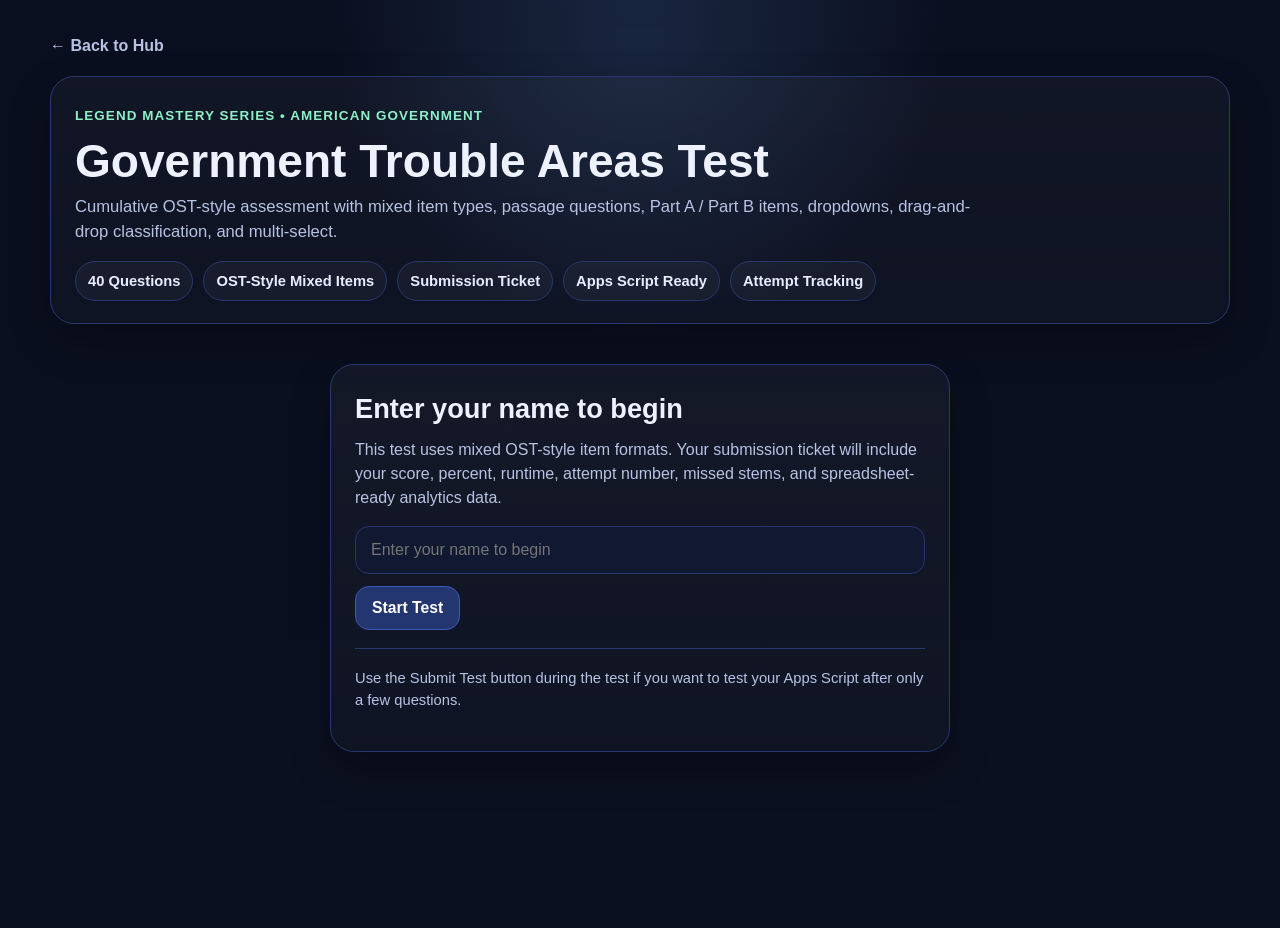
<file: games/gov-trouble-areas-test.html>
<!doctype html>
<html lang="en">
<head>
  <meta charset="utf-8" />
  <meta name="viewport" content="width=device-width,initial-scale=1" />
  <title>Government Trouble Areas Test</title>
  <link rel="stylesheet" href="../styles.css" />
  <style>
    .dropzone-wrap{display:grid;grid-template-columns:1fr 1fr;gap:14px;margin-top:14px}
    .bank,.bucket{background:rgba(255,255,255,.035);border:1px solid var(--line);border-radius:16px;padding:14px}
    .bucket h4,.bank h4{margin:0 0 10px}
    .chip-drag{
      display:inline-block;padding:10px 12px;margin:6px 6px 0 0;border-radius:999px;
      border:1px solid var(--line);background:#141c39;color:var(--text);font-weight:700;cursor:grab
    }
    .bucket-area{
      min-height:90px;border:1px dashed #4b67c5;border-radius:12px;padding:10px;background:rgba(255,255,255,.02)
    }
    .dropdown-line{margin:12px 0;line-height:1.8}
    .dropdown-line select{
      background:#111831;color:#fff;border:1px solid var(--line);border-radius:10px;padding:8px 10px;margin:0 6px
    }
    .submit-row{margin-top:14px}
    .mono{font-family:Consolas,Menlo,monospace}
    .top-test-controls{
      display:flex;justify-content:flex-end;gap:12px;margin:8px 0 14px;flex-wrap:wrap
    }
  </style>
</head>
<body>
  <div class="wrap">
    <a class="back-link" href="../index.html">← Back to Hub</a>

    <header class="hero">
      <div class="kicker">Legend Mastery Series • American Government</div>
      <h1>Government Trouble Areas Test</h1>
      <p class="sub">
        Cumulative OST-style assessment with mixed item types, passage questions, Part A / Part B items,
        dropdowns, drag-and-drop classification, and multi-select.
      </p>
      <div class="pills">
        <span class="pill">40 Questions</span>
        <span class="pill">OST-Style Mixed Items</span>
        <span class="pill">Submission Ticket</span>
        <span class="pill">Apps Script Ready</span>
        <span class="pill">Attempt Tracking</span>
      </div>
    </header>

    <div id="app"></div>
  </div>

<script>
/* =========================
   CONFIG
========================= */
/* IMPORTANT:
   Use the /exec web app URL here, not /dev.
*/
const APPS_SCRIPT_URL = "https://script.google.com/macros/s/AKfycbwjnbdxuevmbckIVGB921QYKsC8qbuAtLPfE8_G3fNF7RNHIXJvwHYlzujbVFeyQo22/exec";
const TEST_KEY = "gov_trouble_areas_test_v3";
const PASS_PERCENT = 80;

/* =========================
   QUESTION SET
========================= */
const QUESTIONS = [
  {
    id: 1,
    type: "single",
    standard: "CS 5-7",
    skill: "Federalists / Anti-Federalists",
    passage: "A writer argues that the proposed Constitution will create a government strong enough to provide national defense, regulate trade, and correct the weaknesses of the Articles of Confederation.",
    stem: "Which group would most likely support this argument?",
    choices: ["Anti-Federalists", "Federalists", "State nullifiers", "Supporters of direct democracy only"],
    correct: 1,
    hint: "Think about which group supported a stronger national government.",
    explain: "Federalists supported ratification because they believed the national government under the Articles was too weak."
  },
  {
    id: 2,
    type: "single",
    standard: "CS 5-7",
    skill: "Federalists / Anti-Federalists Part B",
    passage: "A writer argues that the proposed Constitution will create a government strong enough to provide national defense, regulate trade, and correct the weaknesses of the Articles of Confederation.",
    stem: "Which evidence best supports the answer to Part A?",
    choices: [
      "The argument criticizes centralized power as a threat to liberty.",
      "The argument supports stronger national powers to fix problems under the Articles.",
      "The argument demands a Bill of Rights before ratification.",
      "The argument insists that states should remain mostly independent."
    ],
    correct: 1,
    hint: "Look for the choice that matches the pro-ratification, pro-national-government position.",
    explain: "Support for stronger national power to solve Articles-era problems is a classic Federalist argument."
  },
  {
    id: 3,
    type: "single",
    standard: "CS 5",
    skill: "Basic Principles",
    passage: "Government officials are limited to powers granted by law and must obey constitutional rules.",
    stem: "This passage best reflects which constitutional principle?",
    choices: ["Limited government", "Popular sovereignty", "Federalism", "Direct democracy"],
    correct: 0,
    hint: "The key phrase is that officials are restricted by law.",
    explain: "Limited government means the government only has the powers granted to it and must act according to law."
  },
  {
    id: 4,
    type: "multi",
    standard: "CS 5-7",
    skill: "Informal Constitutional Change",
    stem: "Select TWO examples of informal constitutional change.",
    choices: [
      "The Supreme Court expands rights through constitutional interpretation.",
      "Political parties shape elections and lawmaking even though the Constitution does not create them.",
      "Three-fourths of the states ratify a new amendment.",
      "Congress proposes a constitutional amendment.",
      "A state elects a governor."
    ],
    correct: [0,1],
    hint: "Informal change happens through interpretation, practice, or legislation, not Article V.",
    explain: "Court interpretation and political party practice are both examples of informal constitutional change."
  },
  {
    id: 5,
    type: "multi",
    standard: "CS 12-16",
    skill: "Checks and Balances",
    stem: "Select TWO actions that are examples of checks and balances.",
    choices: [
      "The president vetoes a bill.",
      "Congress overrides a veto.",
      "A governor gives a speech.",
      "A city council approves meeting minutes.",
      "A school board hires a principal."
    ],
    correct: [0,1],
    hint: "Look for one branch limiting another branch.",
    explain: "A presidential veto and a congressional override are classic examples of checks and balances."
  },
  {
    id: 6,
    type: "dropdown",
    standard: "CS 5-7",
    skill: "Formal vs Informal Change",
    passage: "Read each development and identify whether it is a formal or informal constitutional change.",
    lines: [
      {
        parts: [
          "The states ratify a new amendment changing presidential succession rules: ",
          { blank: true, options: ["formal", "informal"], correct: "formal" }
        ]
      },
      {
        parts: [
          "The Supreme Court changes how equal protection is applied in a major case: ",
          { blank: true, options: ["formal", "informal"], correct: "informal" }
        ]
      },
      {
        parts: [
          "Political parties become central to the way government operates: ",
          { blank: true, options: ["formal", "informal"], correct: "informal" }
        ]
      }
    ],
    hint: "Formal = amendment process. Informal = interpretation, legislation, or custom.",
    explain: "Amendments are formal changes, while court interpretation and political practice are informal changes."
  },
  {
    id: 7,
    type: "single",
    standard: "CS 12-16",
    skill: "Checks and Balances",
    passage: "The Senate rejects a president's nominee for the Supreme Court.",
    stem: "This best demonstrates that the legislative branch can",
    choices: [
      "enforce laws directly",
      "check executive appointment power",
      "rewrite the Constitution on its own",
      "remove justices without impeachment"
    ],
    correct: 1,
    hint: "Think confirmation power.",
    explain: "The Senate's confirmation power is a legislative check on executive appointments."
  },
  {
    id: 8,
    type: "single",
    standard: "CS 12-16",
    skill: "Checks and Balances Part B",
    passage: "The Senate rejects a president's nominee for the Supreme Court.",
    stem: "Which principle is most directly illustrated by this action?",
    choices: ["Popular sovereignty", "Checks and balances", "Federalism", "Rule by executive order"],
    correct: 1,
    hint: "One branch is limiting another branch.",
    explain: "The Senate rejecting a nominee is an example of checks and balances."
  },
  {
    id: 9,
    type: "dragdrop",
    standard: "CS 5-7",
    skill: "Formal vs Informal Change Sorting",
    stem: "Drag each item into the correct category.",
    bank: [
      "26th Amendment lowers the voting age",
      "Judicial review from Marbury v. Madison",
      "Political party conventions choose candidates",
      "19th Amendment extends voting rights to women"
    ],
    buckets: {
      "Formal Change": [
        "26th Amendment lowers the voting age",
        "19th Amendment extends voting rights to women"
      ],
      "Informal Change": [
        "Judicial review from Marbury v. Madison",
        "Political party conventions choose candidates"
      ]
    },
    hint: "Amendments are formal. Court rulings and customs are informal.",
    explain: "Formal change comes through Article V amendments. Informal change comes through interpretation and practice."
  },
  {
    id: 10,
    type: "single",
    standard: "CS 17-19",
    skill: "Civic Participation",
    passage: "A citizen researches a zoning proposal, attends a public meeting, and presents evidence about how the proposal would affect the neighborhood.",
    stem: "This is best described as",
    choices: ["judicial review", "civic participation", "monetary policy", "federal supremacy"],
    correct: 1,
    hint: "The citizen is taking informed action on a public issue.",
    explain: "Researching an issue and speaking at a public meeting is civic participation."
  },
  {
    id: 11,
    type: "single",
    standard: "CS 20",
    skill: "Fiscal Policy",
    passage: "Congress increases government spending on infrastructure projects during a recession.",
    stem: "This is an example of",
    choices: ["contractionary monetary policy", "fiscal policy", "judicial review", "limited government only"],
    correct: 1,
    hint: "Think government spending and taxation.",
    explain: "Fiscal policy includes government decisions about spending and taxation."
  },
  {
    id: 12,
    type: "single",
    standard: "CS 21",
    skill: "Monetary Policy",
    passage: "The Federal Reserve lowers interest rates to encourage borrowing and economic activity.",
    stem: "This action is best classified as",
    choices: ["monetary policy", "fiscal policy", "judicial restraint", "popular sovereignty"],
    correct: 0,
    hint: "The Federal Reserve manages money supply and rates.",
    explain: "Monetary policy includes interest-rate decisions made by the Federal Reserve."
  },
  {
    id: 13,
    type: "multi",
    standard: "CS 20-21",
    skill: "Fiscal vs Monetary Tools",
    stem: "Select TWO examples of monetary policy tools.",
    choices: [
      "Buying government securities",
      "Raising reserve requirements",
      "Congress cutting income taxes",
      "Congress increasing highway spending",
      "State officials passing a budget"
    ],
    correct: [0,1],
    hint: "Monetary tools are tied to the Federal Reserve, not Congress's taxing/spending decisions.",
    explain: "Open market operations and reserve requirements are monetary policy tools."
  },
  {
    id: 14,
    type: "dropdown",
    standard: "CS 20-21",
    skill: "Policy Classification",
    passage: "Choose the correct policy type for each action.",
    lines: [
      {
        parts: [
          "Congress cuts taxes to stimulate demand: ",
          { blank: true, options: ["fiscal policy", "monetary policy"], correct: "fiscal policy" }
        ]
      },
      {
        parts: [
          "The Federal Reserve sells government securities: ",
          { blank: true, options: ["fiscal policy", "monetary policy"], correct: "monetary policy" }
        ]
      },
      {
        parts: [
          "Congress increases spending on public works: ",
          { blank: true, options: ["fiscal policy", "monetary policy"], correct: "fiscal policy" }
        ]
      }
    ],
    hint: "Congress = fiscal. Federal Reserve = monetary.",
    explain: "Fiscal policy is taxing/spending. Monetary policy is money supply and interest rates."
  },
  {
    id: 15,
    type: "single",
    standard: "CS 12-16",
    skill: "Branch Roles",
    passage: "A court hears a case involving whether a law violates equal protection under the Constitution.",
    stem: "Which branch responsibility is being illustrated?",
    choices: ["Making laws", "Interpreting laws and Constitution", "Appropriating funds", "Commanding the military"],
    correct: 1,
    hint: "Courts decide legal meaning and constitutionality.",
    explain: "The judicial branch interprets laws and the Constitution."
  },
  {
    id: 16,
    type: "single",
    standard: "CS 12-16",
    skill: "Branch Roles",
    passage: "A legislature studies, debates, amends, and votes on a proposed bill.",
    stem: "Which responsibility is most directly shown?",
    choices: ["Enforcing laws", "Interpreting laws", "Making laws", "Negotiating treaties"],
    correct: 2,
    hint: "This is the lawmaking process.",
    explain: "Writing, debating, and voting on bills is the role of the legislative branch."
  },
  {
    id: 17,
    type: "single",
    standard: "CS 12-16",
    skill: "Branch Roles",
    passage: "An executive agency carries out and enforces a law passed by the legislature.",
    stem: "This most directly reflects the role of the",
    choices: ["executive branch", "judicial branch", "legislative branch", "electoral college"],
    correct: 0,
    hint: "The executive branch carries laws into effect.",
    explain: "Enforcing laws is the central role of the executive branch."
  },
  {
    id: 18,
    type: "single",
    standard: "CS 5",
    skill: "Popular Sovereignty",
    passage: "Voters choose public officials, approve ballot issues, and remove leaders through elections.",
    stem: "This best illustrates",
    choices: ["executive privilege", "popular sovereignty", "judicial review", "strict scrutiny"],
    correct: 1,
    hint: "Government authority comes from the people.",
    explain: "Popular sovereignty means government gets its authority from the people."
  },
  {
    id: 19,
    type: "dragdrop",
    standard: "CS 12-16",
    skill: "Which Branch Is Checking?",
    stem: "Drag each action to the branch doing the checking.",
    bank: [
      "Overrides a veto",
      "Rejects a treaty",
      "Declares a law unconstitutional",
      "Vetoes a bill"
    ],
    buckets: {
      "Legislative Branch": [
        "Overrides a veto",
        "Rejects a treaty"
      ],
      "Judicial Branch": [
        "Declares a law unconstitutional"
      ],
      "Executive Branch": [
        "Vetoes a bill"
      ]
    },
    hint: "Congress overrides and approves/rejects treaties. Courts review laws. Presidents veto.",
    explain: "These actions show how all three branches can participate in checks and balances."
  },
  {
    id: 20,
    type: "single",
    standard: "CS 16-17",
    skill: "Ohio Constitution",
    passage: "Like the U.S. Constitution, the Ohio Constitution organizes government, allocates powers, and places limits on government action.",
    stem: "This passage supports the conclusion that constitutions mainly",
    choices: [
      "set the framework of government",
      "eliminate the need for ordinary laws",
      "replace all elections",
      "make all public policy decisions automatically"
    ],
    correct: 0,
    hint: "Think about the broad purpose of a constitution.",
    explain: "Constitutions establish the basic framework, powers, and limits of government."
  },
  {
    id: 21,
    type: "single",
    standard: "CS 5-7",
    skill: "Anti-Federalist Argument",
    passage: "A speaker warns that the proposed Constitution lacks a bill of rights and gives too much power to a distant central government.",
    stem: "This speaker would most likely be identified as a",
    choices: ["Federalist", "Anti-Federalist", "supporter of loose construction only", "judicial nationalist"],
    correct: 1,
    hint: "Think fear of centralized power and demand for rights protections.",
    explain: "Anti-Federalists feared centralized power and argued that a Bill of Rights was necessary."
  },
  {
    id: 22,
    type: "single",
    standard: "CS 5-7",
    skill: "Part A / Part B Evidence",
    passage: "A speaker warns that the proposed Constitution lacks a bill of rights and gives too much power to a distant central government.",
    stem: "Which evidence best supports the answer to Part A?",
    choices: [
      "The speaker praises a stronger national government.",
      "The speaker says the Constitution's structure alone protects liberty.",
      "The speaker argues that rights are unsafe without specific written protections.",
      "The speaker supports national regulation of interstate commerce."
    ],
    correct: 2,
    hint: "Look for evidence tied to fear of centralized power and demand for a Bill of Rights.",
    explain: "Demanding written rights protections is a classic Anti-Federalist argument."
  },
  {
    id: 23,
    type: "multi",
    standard: "CS 12-16",
    skill: "Legislative Powers",
    stem: "Select TWO actions that belong most directly to the legislative branch.",
    choices: [
      "Passing a law",
      "Appropriating money",
      "Interpreting a statute in court",
      "Signing a bill into law",
      "Commanding armed forces"
    ],
    correct: [0,1],
    hint: "Think lawmaking and control of spending.",
    explain: "Passing laws and appropriating funds are central legislative powers."
  },
  {
    id: 24,
    type: "single",
    standard: "CS 20-21",
    skill: "Contractionary Monetary Policy",
    passage: "Inflation is rising rapidly, so the Federal Reserve raises interest rates and sells securities.",
    stem: "The main goal of these actions is to",
    choices: [
      "increase the money supply",
      "slow borrowing and reduce inflationary pressure",
      "lower taxes for consumers",
      "expand government spending"
    ],
    correct: 1,
    hint: "Higher rates and selling securities reduce economic activity.",
    explain: "These are contractionary monetary tools used to reduce inflation."
  },
  {
    id: 25,
    type: "single",
    standard: "CS 20",
    skill: "Expansionary Fiscal Policy",
    passage: "Unemployment rises, so Congress cuts taxes and increases spending on infrastructure projects.",
    stem: "These actions are intended to",
    choices: [
      "reduce demand in the economy",
      "stimulate economic activity and job growth",
      "decrease the money supply through the Federal Reserve",
      "limit judicial review"
    ],
    correct: 1,
    hint: "Tax cuts and higher spending are expansionary fiscal tools.",
    explain: "Expansionary fiscal policy is intended to stimulate demand and employment."
  },
  {
    id: 26,
    type: "dropdown",
    standard: "CS 12-16",
    skill: "Branch Match",
    passage: "Choose the branch most directly responsible for each action.",
    lines: [
      {
        parts: [
          "Approves or rejects presidential nominees: ",
          { blank: true, options: ["legislative", "executive", "judicial"], correct: "legislative" }
        ]
      },
      {
        parts: [
          "Interprets whether a law is constitutional: ",
          { blank: true, options: ["legislative", "executive", "judicial"], correct: "judicial" }
        ]
      },
      {
        parts: [
          "Carries out the laws: ",
          { blank: true, options: ["legislative", "executive", "judicial"], correct: "executive" }
        ]
      }
    ],
    hint: "Think Senate/Congress = legislative, courts = judicial, president/agencies = executive.",
    explain: "These are core responsibilities of the three branches."
  },
  {
    id: 27,
    type: "single",
    standard: "CS 17-19",
    skill: "Public Policy",
    passage: "A class identifies a community issue, researches possible solutions, and evaluates the likely costs and benefits of each option before making a recommendation.",
    stem: "This best demonstrates",
    choices: [
      "reasoned civic decision-making",
      "judicial review",
      "executive privilege",
      "electoral college voting"
    ],
    correct: 0,
    hint: "The key is researching and weighing costs/benefits before acting.",
    explain: "Reasoned civic decision-making involves evaluating evidence and consequences before choosing a policy position."
  },
  {
    id: 28,
    type: "single",
    standard: "CS 17-19",
    skill: "Input into Government",
    passage: "Citizens contact officials, sign petitions, attend public meetings, and speak during hearings to influence government action.",
    stem: "These are best understood as",
    choices: [
      "methods of civic input into government",
      "judicial powers",
      "formal constitutional changes",
      "monetary policy tools"
    ],
    correct: 0,
    hint: "These are ways people influence public decisions.",
    explain: "Petitions, meetings, hearings, and contacting officials are all forms of civic input into government."
  },
  {
    id: 29,
    type: "dragdrop",
    standard: "CS 20-21",
    skill: "Fiscal vs Monetary Sorting",
    stem: "Drag each action into the correct policy category.",
    bank: [
      "Congress cuts taxes",
      "Federal Reserve lowers reserve requirements",
      "Congress increases spending",
      "Federal Reserve buys securities"
    ],
    buckets: {
      "Fiscal Policy": [
        "Congress cuts taxes",
        "Congress increases spending"
      ],
      "Monetary Policy": [
        "Federal Reserve lowers reserve requirements",
        "Federal Reserve buys securities"
      ]
    },
    hint: "Congress = fiscal. Federal Reserve = monetary.",
    explain: "Fiscal policy comes from government taxing/spending decisions, while monetary policy comes from Federal Reserve tools."
  },
  {
    id: 30,
    type: "single",
    standard: "CS 12-16",
    skill: "Judicial Review",
    passage: "The Supreme Court rules that a law conflicts with the Constitution and therefore cannot remain in effect.",
    stem: "This power is called",
    choices: ["federalism", "judicial review", "popular sovereignty", "executive privilege"],
    correct: 1,
    hint: "This is the court's power to review constitutionality.",
    explain: "Judicial review is the power of courts to determine whether laws or actions violate the Constitution."
  },
  {
    id: 31,
    type: "single",
    standard: "CS 5",
    skill: "Federalism",
    passage: "A state government manages education standards while the national government enforces constitutional protections that apply nationwide.",
    stem: "This best reflects the principle of",
    choices: ["federalism", "judicial supremacy only", "direct democracy", "strict construction only"],
    correct: 0,
    hint: "The clue is power shared across levels of government.",
    explain: "Federalism divides power between national and state governments."
  },
  {
    id: 32,
    type: "single",
    standard: "CS 5",
    skill: "Separation of Powers",
    passage: "The Constitution assigns lawmaking, law enforcement, and judicial interpretation to different branches.",
    stem: "This arrangement is called",
    choices: ["separation of powers", "judicial review", "federalism", "electoral accountability"],
    correct: 0,
    hint: "The focus is on dividing functions among branches.",
    explain: "Separation of powers distributes different powers to different branches."
  },
  {
    id: 33,
    type: "multi",
    standard: "CS 5",
    skill: "Limited Government",
    stem: "Select TWO statements that best reflect limited government.",
    choices: [
      "Officials must act within constitutional limits.",
      "Government only has powers granted by law.",
      "Leaders may ignore court decisions whenever they want.",
      "A president may suspend elections without authority.",
      "Congress can act without any constitutional restrictions."
    ],
    correct: [0,1],
    hint: "Limited government means restricted power, not unlimited discretion.",
    explain: "Limited government means public officials are bound by constitutional and legal limits."
  },
  {
    id: 34,
    type: "single",
    standard: "CS 17-19",
    skill: "Policy Influence",
    passage: "An interest group runs advertisements, provides research to lawmakers, and testifies during a committee hearing.",
    stem: "The group's goal is most likely to",
    choices: [
      "influence public policy",
      "exercise judicial review",
      "amend the Constitution directly",
      "set interest rates"
    ],
    correct: 0,
    hint: "Think about what lobbying and testimony are trying to do.",
    explain: "Interest groups seek to influence public policy through advocacy and information."
  },
  {
    id: 35,
    type: "single",
    standard: "CS 16-17",
    skill: "Ohio Civic Roles",
    passage: "Citizens serve on juries, vote in local elections, and participate in community decision-making.",
    stem: "These actions best show that Ohio citizens have",
    choices: [
      "no responsibility beyond paying taxes",
      "roles and responsibilities in democratic government",
      "only federal responsibilities, not local ones",
      "powers identical to judges"
    ],
    correct: 1,
    hint: "The question is about citizen duties and participation.",
    explain: "Citizens in Ohio have roles and responsibilities that include voting, jury service, and community participation."
  },
  {
    id: 36,
    type: "dropdown",
    standard: "CS 5 / 12-16",
    skill: "Principle Match",
    passage: "Choose the best principle for each example.",
    lines: [
      {
        parts: [
          "Government gets its authority from the people: ",
          { blank: true, options: ["popular sovereignty", "checks and balances", "federalism"], correct: "popular sovereignty" }
        ]
      },
      {
        parts: [
          "The president vetoes a bill and Congress can override: ",
          { blank: true, options: ["popular sovereignty", "checks and balances", "federalism"], correct: "checks and balances" }
        ]
      },
      {
        parts: [
          "Power is divided between the national government and the states: ",
          { blank: true, options: ["popular sovereignty", "checks and balances", "federalism"], correct: "federalism" }
        ]
      }
    ],
    hint: "Think people / branch limits / state-national division.",
    explain: "These are core constitutional principles: popular sovereignty, checks and balances, and federalism."
  },
  {
    id: 37,
    type: "single",
    standard: "CS 20-21",
    skill: "Policy Application",
    passage: "A student says, 'The government should lower taxes to help the economy.' Another student says, 'The Federal Reserve should lower interest rates.'",
    stem: "Which statement correctly compares the two proposals?",
    choices: [
      "Both are fiscal policy ideas.",
      "Both are monetary policy ideas.",
      "The first is fiscal policy and the second is monetary policy.",
      "The first is judicial review and the second is fiscal policy."
    ],
    correct: 2,
    hint: "Taxes = fiscal. Interest rates = monetary.",
    explain: "Tax decisions are fiscal policy, while interest-rate decisions are monetary policy."
  },
  {
    id: 38,
    type: "single",
    standard: "CS 12-16",
    skill: "Branch Interaction",
    passage: "Congress passes a law, the president vetoes it, Congress overrides the veto, and later the Supreme Court reviews the law's constitutionality.",
    stem: "This sequence best illustrates",
    choices: [
      "checks and balances among all three branches",
      "federalism only",
      "direct democracy only",
      "state nullification"
    ],
    correct: 0,
    hint: "More than one branch is interacting here.",
    explain: "The sequence shows all three branches participating in checking and reviewing government action."
  },
  {
    id: 39,
    type: "single",
    standard: "CS 5-7",
    skill: "Constitutional Change",
    passage: "The Supreme Court changes how a constitutional right applies without any amendment being ratified.",
    stem: "This is best classified as",
    choices: [
      "formal constitutional change",
      "informal constitutional change through interpretation",
      "an Article V convention",
      "state legislative supremacy"
    ],
    correct: 1,
    hint: "No constitutional text changed, but meaning changed.",
    explain: "Court interpretation can create informal constitutional change without formally amending the Constitution."
  },
  {
    id: 40,
    type: "multi",
    standard: "CS 17-21",
    skill: "Capstone Application",
    stem: "Select TWO actions that best show informed participation in government.",
    choices: [
      "Researching candidates before voting",
      "Comparing policy costs and benefits before taking a position",
      "Ignoring evidence and repeating rumors online",
      "Assuming public policy has no trade-offs",
      "Refusing to learn how government works"
    ],
    correct: [0,1],
    hint: "Informed participation depends on evidence and evaluation.",
    explain: "Researching issues and weighing costs and benefits are key parts of informed civic participation."
  }
];

/* =========================
   HELPERS
========================= */
function shuffle(arr){
  const a = [...arr];
  for(let i = a.length - 1; i > 0; i--){
    const j = Math.floor(Math.random() * (i + 1));
    [a[i], a[j]] = [a[j], a[i]];
  }
  return a;
}
function formatTime(seconds){
  const h = Math.floor(seconds / 3600).toString().padStart(2,"0");
  const m = Math.floor((seconds % 3600) / 60).toString().padStart(2,"0");
  const s = Math.floor(seconds % 60).toString().padStart(2,"0");
  return `${h}:${m}:${s}`;
}
function formatStamp(d){
  return d.toLocaleString();
}
function escapeHtml(str){
  return String(str)
    .replace(/&/g,"&amp;")
    .replace(/</g,"&lt;")
    .replace(/>/g,"&gt;")
    .replace(/"/g,"&quot;")
    .replace(/'/g,"&#39;");
}
function arraysEqual(a,b){
  return JSON.stringify([...a].sort()) === JSON.stringify([...b].sort());
}
function slugify(s){
  return String(s).toLowerCase().replace(/[^a-z0-9]+/g,"_").replace(/^_+|_+$/g,"");
}
function attemptKey(name){
  return `${TEST_KEY}__attempts__${slugify(name)}`;
}
function getAttemptNumber(name){
  const key = attemptKey(name);
  const prev = parseInt(localStorage.getItem(key) || "0", 10);
  const next = prev + 1;
  localStorage.setItem(key, String(next));
  return next;
}

/* =========================
   APP STATE
========================= */
const APP = document.getElementById("app");

let studentName = "";
let startedAt = null;
let finishedAt = null;
let elapsed = 0;
let timer = null;
let attemptNumber = 1;

let questions = [];
let current = 0;
let score = 0;
let locked = false;
let selectedMulti = new Set();
let wrongQuestionIds = [];
let detailedResults = [];
let answeredCount = 0;

/* =========================
   BUILD BANK
========================= */
function buildQuestionBank(){
  return QUESTIONS.map((q, idx) => {
    if(q.type === "single" || q.type === "multi"){
      const order = shuffle(q.choices.map((choice, i) => ({ choice, originalIndex: i })));
      const remappedChoices = order.map(x => x.choice);

      if(q.type === "single"){
        const newCorrect = order.findIndex(x => x.originalIndex === q.correct);
        return { ...q, renderChoices: remappedChoices, renderCorrect: newCorrect, ordinal: idx + 1 };
      }

      const newCorrect = q.correct.map(ci => order.findIndex(x => x.originalIndex === ci)).sort((a,b)=>a-b);
      return { ...q, renderChoices: remappedChoices, renderCorrect: newCorrect, ordinal: idx + 1 };
    }

    return { ...q, ordinal: idx + 1 };
  });
}

/* =========================
   START SCREEN
========================= */
function startScreen(){
  APP.innerHTML = `
    <div class="start-card">
      <h2>Enter your name to begin</h2>
      <p>
        This test uses mixed OST-style item formats. Your submission ticket will include your score, percent,
        runtime, attempt number, missed stems, and spreadsheet-ready analytics data.
      </p>
      <input id="studentName" type="text" placeholder="Enter your name to begin" autocomplete="off" />
      <button class="btn" id="startBtn">Start Test</button>
      <hr class="sep">
      <p class="note">Use the Submit Test button during the test if you want to test your Apps Script after only a few questions.</p>
    </div>
  `;

  document.getElementById("startBtn").addEventListener("click", () => {
    const name = document.getElementById("studentName").value.trim();
    if(!name){
      alert("Please enter your name before starting.");
      return;
    }

    studentName = name;
    attemptNumber = getAttemptNumber(studentName);
    startedAt = new Date();
    elapsed = 0;
    finishedAt = null;
    current = 0;
    score = 0;
    locked = false;
    selectedMulti = new Set();
    wrongQuestionIds = [];
    detailedResults = [];
    answeredCount = 0;
    questions = buildQuestionBank();

    if(timer) clearInterval(timer);
    timer = setInterval(() => {
      elapsed++;
      const rt = document.getElementById("runtime");
      if(rt) rt.textContent = formatTime(elapsed);
    }, 1000);

    renderQuestion();
  });
}

/* =========================
   RENDER
========================= */
function renderQuestion(feedbackHtml = ""){
  const q = questions[current];
  const progressPct = Math.round((current / questions.length) * 100);
  const percent = answeredCount === 0 ? 0 : Math.round((score / answeredCount) * 100);

  APP.innerHTML = `
    <div class="game-wrap">
      <div class="hud">
        <div class="stat">
          <div class="stat-label">Progress</div>
          <div class="stat-value">${current + 1} / ${questions.length}</div>
        </div>
        <div class="stat">
          <div class="stat-label">Answered</div>
          <div class="stat-value">${answeredCount}</div>
        </div>
        <div class="stat">
          <div class="stat-label">Correct</div>
          <div class="stat-value">${score}</div>
        </div>
        <div class="stat">
          <div class="stat-label">Percent</div>
          <div class="stat-value">${percent}%</div>
        </div>
        <div class="stat">
          <div class="stat-label">Attempt</div>
          <div class="stat-value">${attemptNumber}</div>
        </div>
        <div class="stat">
          <div class="stat-label">Runtime</div>
          <div class="stat-value" id="runtime">${formatTime(elapsed)}</div>
        </div>
      </div>

      <div class="progress">
        <div class="progress-bar" style="width:${progressPct}%"></div>
      </div>

      <div class="top-test-controls">
        <button class="btn good" id="submitTestBtn">Submit Test</button>
        <button class="btn secondary" id="restartBtn">Restart Test</button>
      </div>

      <div class="question-card">
        <div class="q-meta">Question ${current + 1} of ${questions.length} • ${escapeHtml(q.standard)} • ${escapeHtml(q.skill)}</div>
        ${q.passage ? `<div class="passage">${escapeHtml(q.passage)}</div>` : ``}
        <div class="stem">${escapeHtml(q.stem)}</div>
        <div id="responseArea"></div>
        ${feedbackHtml}
      </div>
    </div>
  `;

  document.getElementById("restartBtn").addEventListener("click", () => {
    if(confirm("Restart the entire test? This will clear the current attempt on screen.")){
      hardRestart();
    }
  });

  document.getElementById("submitTestBtn").addEventListener("click", async () => {
    const remaining = questions.length - answeredCount;
    const msg = remaining > 0
      ? `You have answered ${answeredCount} of ${questions.length} questions. Submit now anyway?`
      : "Submit test now?";
    if(confirm(msg)){
      await finishTest(true);
    }
  });

  renderResponseArea(q);
}

function renderResponseArea(q){
  const area = document.getElementById("responseArea");

  if(q.type === "single"){
    area.innerHTML = `<div class="choices" id="choices"></div>`;
    const choicesEl = document.getElementById("choices");
    q.renderChoices.forEach((choice, i) => {
      const btn = document.createElement("button");
      btn.className = "choice";
      btn.innerHTML = `<strong>${String.fromCharCode(65+i)}.</strong> ${escapeHtml(choice)}`;
      btn.addEventListener("click", () => submitSingle(i));
      choicesEl.appendChild(btn);
    });
    return;
  }

  if(q.type === "multi"){
    area.innerHTML = `
      <div class="choices" id="choices"></div>
      <div class="submit-row">
        <button class="btn" id="submitMultiBtn">Submit Selection</button>
      </div>
    `;
    const choicesEl = document.getElementById("choices");
    q.renderChoices.forEach((choice, i) => {
      const btn = document.createElement("button");
      btn.className = "choice" + (selectedMulti.has(i) ? " selected" : "");
      btn.innerHTML = `<strong>${String.fromCharCode(65+i)}.</strong> ${escapeHtml(choice)}`;
      btn.addEventListener("click", () => {
        if(locked) return;
        if(selectedMulti.has(i)) selectedMulti.delete(i); else selectedMulti.add(i);
        renderQuestion();
      });
      choicesEl.appendChild(btn);
    });
    document.getElementById("submitMultiBtn").addEventListener("click", submitMulti);
    return;
  }

  if(q.type === "dropdown"){
    area.innerHTML = `
      <div id="dropdownWrap"></div>
      <div class="submit-row"><button class="btn" id="submitDropdownBtn">Submit Response</button></div>
    `;
    const wrap = document.getElementById("dropdownWrap");
    q.lines.forEach((line, lineIdx) => {
      const div = document.createElement("div");
      div.className = "dropdown-line";
      line.parts.forEach((part, partIdx) => {
        if(typeof part === "string"){
          const span = document.createElement("span");
          span.textContent = part;
          div.appendChild(span);
        } else if(part.blank){
          const sel = document.createElement("select");
          sel.dataset.line = lineIdx;
          sel.dataset.part = partIdx;
          sel.innerHTML = `<option value="">Choose...</option>` + part.options.map(opt => `<option value="${escapeHtml(opt)}">${escapeHtml(opt)}</option>`).join("");
          div.appendChild(sel);
        }
      });
      wrap.appendChild(div);
    });
    document.getElementById("submitDropdownBtn").addEventListener("click", submitDropdown);
    return;
  }

  if(q.type === "dragdrop"){
    area.innerHTML = `
      <div class="dropzone-wrap">
        <div class="bank">
          <h4>Bank</h4>
          <div id="bankArea" class="bucket-area"></div>
        </div>
        ${Object.keys(q.buckets).map(bucketName => `
          <div class="bucket">
            <h4>${escapeHtml(bucketName)}</h4>
            <div class="bucket-area" data-bucket="${escapeHtml(bucketName)}"></div>
          </div>
        `).join("")}
      </div>
      <div class="small-muted" style="margin-top:10px;">Drag items into the correct category. You can drag them back out if needed.</div>
      <div class="submit-row"><button class="btn" id="submitDragBtn">Submit Sort</button></div>
    `;

    const bankArea = document.getElementById("bankArea");
    q.bank.forEach((item, idx) => {
      const chip = document.createElement("div");
      chip.className = "chip-drag";
      chip.draggable = true;
      chip.dataset.item = item;
      chip.id = `drag_${current}_${idx}`;
      chip.textContent = item;
      bankArea.appendChild(chip);
    });

    wireDragDrop();
    document.getElementById("submitDragBtn").addEventListener("click", submitDragDrop);
    return;
  }
}

function wireDragDrop(){
  document.querySelectorAll(".chip-drag").forEach(chip => {
    chip.addEventListener("dragstart", e => {
      e.dataTransfer.setData("text/plain", chip.id);
    });
  });

  document.querySelectorAll(".bucket-area").forEach(area => {
    area.addEventListener("dragover", e => e.preventDefault());
    area.addEventListener("drop", e => {
      e.preventDefault();
      const id = e.dataTransfer.getData("text/plain");
      const el = document.getElementById(id);
      if(el) area.appendChild(el);
    });
  });
}

/* =========================
   SUBMIT / GRADE
========================= */
function recordResult(q, isCorrect, studentAnswer){
  detailedResults.push({
    id: q.id,
    standard: q.standard,
    skill: q.skill,
    type: q.type,
    stem: q.stem,
    correct: isCorrect,
    studentAnswer
  });
  answeredCount++;
  if(!isCorrect) wrongQuestionIds.push(q.id);
}

function nextQuestion(){
  locked = false;
  selectedMulti = new Set();
  current++;
  if(current >= questions.length){
    finishTest(false);
  } else {
    renderQuestion();
  }
}

function feedbackBlock(kind, label, text){
  return `
    <div class="feedback ${kind}">
      <span class="label">${label}</span>
      ${escapeHtml(text)}
    </div>
  `;
}

function submitSingle(selected){
  if(locked) return;
  locked = true;
  const q = questions[current];
  const isCorrect = selected === q.renderCorrect;
  recordResult(q, isCorrect, q.renderChoices[selected]);

  if(isCorrect) score++;
  renderQuestion(feedbackBlock(isCorrect ? "good" : "bad", isCorrect ? "Correct" : "Incorrect", isCorrect ? q.explain : `${q.hint} Correct answer: ${q.renderChoices[q.renderCorrect]}`));
  setTimeout(nextQuestion, 5000);
}

function submitMulti(){
  if(locked) return;
  const q = questions[current];
  if(selectedMulti.size === 0){
    alert("Select your answer choices first.");
    return;
  }
  locked = true;
  const selected = [...selectedMulti].sort((a,b)=>a-b);
  const isCorrect = arraysEqual(selected, q.renderCorrect);
  recordResult(q, isCorrect, selected.map(i => q.renderChoices[i]).join(" | "));
  if(isCorrect) score++;
  renderQuestion(feedbackBlock(isCorrect ? "good" : "bad", isCorrect ? "Correct" : "Incorrect", isCorrect ? q.explain : `${q.hint} Review the full set of correct ideas.`));
  setTimeout(nextQuestion, 5000);
}

function submitDropdown(){
  if(locked) return;
  const q = questions[current];
  const selects = [...document.querySelectorAll("#dropdownWrap select")];
  if(selects.some(s => !s.value)){
    alert("Complete all dropdowns first.");
    return;
  }
  locked = true;

  let isCorrect = true;
  const studentAnswer = [];
  q.lines.forEach((line, lineIdx) => {
    line.parts.forEach((part, partIdx) => {
      if(part.blank){
        const sel = selects.find(s => Number(s.dataset.line) === lineIdx && Number(s.dataset.part) === partIdx);
        studentAnswer.push(sel.value);
        if(sel.value !== part.correct) isCorrect = false;
      }
    });
  });

  recordResult(q, isCorrect, studentAnswer.join(" | "));
  if(isCorrect) score++;
  renderQuestion(feedbackBlock(isCorrect ? "good" : "bad", isCorrect ? "Correct" : "Incorrect", isCorrect ? q.explain : q.hint));
  setTimeout(nextQuestion, 5000);
}

function submitDragDrop(){
  if(locked) return;
  const q = questions[current];
  locked = true;

  let isCorrect = true;
  const studentMap = {};
  Object.keys(q.buckets).forEach(bucketName => {
    const area = document.querySelector(`.bucket-area[data-bucket="${CSS.escape(bucketName)}"]`);
    const items = [...area.querySelectorAll(".chip-drag")].map(el => el.dataset.item);
    studentMap[bucketName] = items;
    if(!arraysEqual(items, q.buckets[bucketName])) isCorrect = false;
  });

  recordResult(q, isCorrect, JSON.stringify(studentMap));
  if(isCorrect) score++;
  renderQuestion(feedbackBlock(isCorrect ? "good" : "bad", isCorrect ? "Correct" : "Incorrect", isCorrect ? q.explain : q.hint));
  setTimeout(nextQuestion, 5000);
}

/* =========================
   FINISH / POST
========================= */
async function postResults(payload){
  if(!APPS_SCRIPT_URL) return { ok:false, error:"Missing Apps Script URL" };

  try{
    await fetch(APPS_SCRIPT_URL, {
      method: "POST",
      mode: "no-cors",
      headers: { "Content-Type": "application/json" },
      body: JSON.stringify(payload)
    });
    return { ok:true };
  }catch(err){
    return { ok:false, error:String(err) };
  }
}

async function finishTest(submittedEarly){
  clearInterval(timer);
  finishedAt = new Date();

  const totalEvaluated = answeredCount;
  const percent = totalEvaluated === 0 ? 0 : Math.round((score / totalEvaluated) * 100);
  const missed = detailedResults.filter(r => !r.correct);
  const missedCount = missed.length;
  const missedStems = missed.map(r => r.stem);
  const standardsMissed = [...new Set(missed.map(r => r.standard))];
  const questionTypesMissed = [...new Set(missed.map(r => r.type))];
  const skillsMissed = [...new Set(missed.map(r => r.skill))];
  const passFail = percent >= PASS_PERCENT ? "PASS" : "REVIEW";

  const payload = {
    classCode: "GOV_TROUBLE_AREAS_TEST",
    activityTitle: "Government Trouble Areas Test",
    activityType: "test",
    studentName,
    attemptNumber,
    startedAt: startedAt.toISOString(),
    finishedAt: finishedAt.toISOString(),
    runtimeSeconds: elapsed,
    runtimeFormatted: formatTime(elapsed),
    score,
    totalQuestions: totalEvaluated,
    percent,
    passFail,
    missedCount,
    missedStems: missedStems.join(" || "),
    standardsMissed: standardsMissed.join(" | "),
    questionTypesMissed: questionTypesMissed.join(" | "),
    skillsMissed: skillsMissed.join(" | "),
    detailedResults
  };

  const postStatus = await postResults(payload);

  APP.innerHTML = `
    <div class="ticket">
      <h2>Submission Ticket</h2>
      <p class="sub">Turn this in to show completion. ${
        submittedEarly ? "This was submitted early for testing or partial completion." : "This was submitted at the end of the test."
      }</p>

      <div class="ticket-grid">
        <div class="ticket-item">
          <div class="label">Name</div>
          <div class="value">${escapeHtml(studentName)}</div>
        </div>
        <div class="ticket-item">
          <div class="label">Date</div>
          <div class="value">${finishedAt.toLocaleDateString()}</div>
        </div>
        <div class="ticket-item">
          <div class="label">Started</div>
          <div class="value">${formatStamp(startedAt)}</div>
        </div>
        <div class="ticket-item">
          <div class="label">Finished</div>
          <div class="value">${formatStamp(finishedAt)}</div>
        </div>
        <div class="ticket-item">
          <div class="label">Runtime</div>
          <div class="value">${formatTime(elapsed)}</div>
        </div>
        <div class="ticket-item">
          <div class="label">Attempt</div>
          <div class="value">${attemptNumber}</div>
        </div>
        <div class="ticket-item">
          <div class="label">Answered</div>
          <div class="value">${answeredCount}</div>
        </div>
        <div class="ticket-item">
          <div class="label">Score</div>
          <div class="value">${score} / ${answeredCount}</div>
        </div>
        <div class="ticket-item">
          <div class="label">Percent</div>
          <div class="value">${percent}%</div>
        </div>
        <div class="ticket-item">
          <div class="label">Missed Count</div>
          <div class="value">${missedCount}</div>
        </div>
        <div class="ticket-item">
          <div class="label">Result</div>
          <div class="value">${passFail}</div>
        </div>
      </div>

      <div class="question-card" style="margin-top:18px;">
        <div class="q-meta">Analytics Summary</div>
        <p><strong>Standards Missed:</strong> ${standardsMissed.length ? escapeHtml(standardsMissed.join(", ")) : "None"}</p>
        <p><strong>Question Types Missed:</strong> ${questionTypesMissed.length ? escapeHtml(questionTypesMissed.join(", ")) : "None"}</p>
        <p><strong>Skills Missed:</strong> ${skillsMissed.length ? escapeHtml(skillsMissed.join(", ")) : "None"}</p>
        <p><strong>Missed Stems:</strong></p>
        <div class="small-muted">${missedStems.length ? missedStems.map(s => `• ${escapeHtml(s)}`).join("<br>") : "None"}</div>
      </div>

      <div class="question-card" style="margin-top:18px;">
        <div class="q-meta">Apps Script Status</div>
        <p class="mono">${
          postStatus.ok
            ? "POST attempted to Apps Script."
            : `POST error: ${escapeHtml(postStatus.error || "Unknown error")}`
        }</p>
        <p class="small-muted">Use the deployed /exec web app URL in this file.</p>
      </div>

      <div class="controls">
        <button class="btn" id="playAgain">Retake Test</button>
        <a class="btn secondary" href="../index.html">Back to Hub</a>
      </div>
    </div>
  `;

  document.getElementById("playAgain").addEventListener("click", hardRestart);
}

function hardRestart(){
  if(timer) clearInterval(timer);
  studentName = "";
  startedAt = null;
  finishedAt = null;
  elapsed = 0;
  attemptNumber = 1;
  questions = [];
  current = 0;
  score = 0;
  locked = false;
  selectedMulti = new Set();
  wrongQuestionIds = [];
  detailedResults = [];
  answeredCount = 0;
  startScreen();
}

startScreen();
</script>
</body>
</html>
</file>
<file: styles.css>
:root{
  --bg:#0b1020;
  --panel:#121933;
  --panel-2:#182142;
  --text:#eef2ff;
  --muted:#b8c2e3;
  --line:#2a376d;
  --accent:#6ea8fe;
  --accent-2:#8ef0c7;
  --warn:#ffd166;
  --good:#63e6be;
  --bad:#ff8787;
  --shadow:0 18px 40px rgba(0,0,0,.28);
  --radius:18px;
}

*{box-sizing:border-box}

html,body{
  margin:0;
  padding:0;
  background:
    radial-gradient(circle at top, rgba(110,168,254,.15), transparent 28%),
    linear-gradient(180deg,#0a0f1f 0%, #0b1020 100%);
  color:var(--text);
  font:16px/1.5 Arial, Helvetica, sans-serif;
}

body{min-height:100vh}
a{color:inherit;text-decoration:none}

.wrap{
  width:min(1180px, calc(100% - 32px));
  margin:28px auto 56px;
}

.back-link{
  display:inline-block;
  margin:6px 0 18px;
  color:var(--muted);
  font-weight:700;
}
.back-link:hover{color:#fff}

.hero{
  background:linear-gradient(180deg, rgba(255,255,255,.03), rgba(255,255,255,.015));
  border:1px solid var(--line);
  border-radius:24px;
  padding:26px 24px 22px;
  box-shadow:var(--shadow);
  margin-bottom:22px;
}

.kicker{
  display:inline-block;
  font-size:.84rem;
  font-weight:800;
  letter-spacing:.08em;
  text-transform:uppercase;
  color:var(--accent-2);
  margin-bottom:10px;
}

.hero h1{
  margin:0 0 8px;
  font-size:clamp(1.9rem, 3.6vw, 3rem);
  line-height:1.1;
}

.sub{
  margin:0 0 16px;
  max-width:900px;
  color:var(--muted);
  font-size:1.04rem;
}

.pills,.chips{
  display:flex;
  flex-wrap:wrap;
  gap:10px;
}

.pill,.chip{
  display:inline-flex;
  align-items:center;
  gap:8px;
  padding:8px 12px;
  border-radius:999px;
  border:1px solid var(--line);
  background:rgba(255,255,255,.04);
  color:#e8edff;
  font-size:.92rem;
  font-weight:700;
}

.panel{
  background:linear-gradient(180deg, rgba(255,255,255,.03), rgba(255,255,255,.015));
  border:1px solid var(--line);
  border-radius:24px;
  padding:22px;
  box-shadow:var(--shadow);
}

.section-title{
  margin:0 0 16px;
  font-size:1.3rem;
}

.card-grid{
  display:grid;
  grid-template-columns:repeat(auto-fit, minmax(300px, 1fr));
  gap:18px;
}

.hub-card,.card{
  display:block;
  background:linear-gradient(180deg, rgba(255,255,255,.045), rgba(255,255,255,.02));
  border:1px solid var(--line);
  border-radius:20px;
  padding:18px 18px 16px;
  min-height:196px;
  transition:transform .14s ease, border-color .14s ease, background .14s ease, box-shadow .14s ease;
  box-shadow:0 10px 24px rgba(0,0,0,.18);
}

.hub-card:hover,.card:hover{
  transform:translateY(-3px);
  border-color:#4b67c5;
  background:linear-gradient(180deg, rgba(255,255,255,.07), rgba(255,255,255,.03));
}

.card-top{
  display:flex;
  align-items:flex-start;
  justify-content:space-between;
  gap:14px;
  margin-bottom:10px;
}

.hub-card h3,.card h3{
  margin:0;
  font-size:1.1rem;
  line-height:1.25;
}

.hub-card p,.card p{
  margin:0 0 14px;
  color:var(--muted);
}

.status{
  flex:0 0 auto;
  display:inline-flex;
  align-items:center;
  justify-content:center;
  min-width:64px;
  padding:7px 10px;
  border-radius:999px;
  font-size:.77rem;
  font-weight:900;
  letter-spacing:.04em;
  text-transform:uppercase;
  border:1px solid var(--line);
}

.status.live{
  background:rgba(99,230,190,.12);
  color:var(--good);
  border-color:rgba(99,230,190,.35);
}

.status.test{
  background:rgba(255,209,102,.12);
  color:var(--warn);
  border-color:rgba(255,209,102,.35);
}

.status.locked{
  background:rgba(255,135,135,.12);
  color:var(--bad);
  border-color:rgba(255,135,135,.35);
}

.hub-card.accent{
  border-color:#4f74ea;
  background:
    radial-gradient(circle at top right, rgba(110,168,254,.16), transparent 34%),
    linear-gradient(180deg, rgba(255,255,255,.06), rgba(255,255,255,.025));
}

.grid{
  display:grid;
  grid-template-columns:repeat(auto-fit, minmax(260px, 1fr));
  gap:16px;
}

.game-wrap{
  max-width:980px;
  margin:auto;
  padding:28px 0 40px;
}

.hud{
  display:grid;
  grid-template-columns:repeat(auto-fit, minmax(150px, 1fr));
  gap:12px;
  margin-bottom:18px;
}

.stat{
  background:var(--panel-2);
  border:1px solid var(--line);
  border-radius:16px;
  padding:12px 14px;
}

.stat-label{
  color:var(--muted);
  font-size:.8rem;
  text-transform:uppercase;
  letter-spacing:.04em;
  margin-bottom:4px;
}

.stat-value{
  font-size:1.05rem;
  font-weight:800;
}

.progress{
  width:100%;
  height:16px;
  background:#0d1430;
  border:1px solid var(--line);
  border-radius:999px;
  overflow:hidden;
  margin:14px 0 18px;
}

.progress-bar{
  height:100%;
  width:0%;
  background:linear-gradient(90deg, var(--accent), var(--accent-2));
  transition:width .25s ease;
}

.question-card{
  background:linear-gradient(180deg, rgba(255,255,255,.03), rgba(255,255,255,.015));
  border:1px solid var(--line);
  border-radius:22px;
  padding:22px;
  box-shadow:var(--shadow);
}

.q-meta{
  color:var(--muted);
  font-weight:700;
  margin-bottom:8px;
}

.stem{
  font-size:1.18rem;
  font-weight:700;
  line-height:1.42;
  margin:0 0 18px;
}

.passage{
  background:rgba(255,255,255,.035);
  border:1px solid var(--line);
  border-radius:16px;
  padding:14px 16px;
  margin:0 0 16px;
  color:#eef2ff;
}

.choices{
  display:grid;
  gap:12px;
}

.choice{
  width:100%;
  text-align:left;
  background:#141c39;
  color:var(--text);
  border:1px solid var(--line);
  border-radius:16px;
  padding:14px 15px;
  font-size:1rem;
  font-weight:700;
  cursor:pointer;
  transition:transform .08s ease, border-color .12s ease, background .12s ease;
}

.choice:hover{
  transform:translateY(-1px);
  border-color:#4b67c5;
  background:#18234a;
}

.choice.selected{
  border-color:var(--accent);
  background:#1b2852;
}

.choice.correct{
  border-color:rgba(99,230,190,.45);
  background:rgba(99,230,190,.12);
}

.choice.incorrect{
  border-color:rgba(255,135,135,.45);
  background:rgba(255,135,135,.12);
}

.feedback{
  margin-top:16px;
  padding:14px 16px;
  border-radius:16px;
  border:1px solid var(--line);
  background:rgba(255,255,255,.04);
}

.feedback.good{
  border-color:rgba(99,230,190,.35);
  background:rgba(99,230,190,.12);
}

.feedback.bad{
  border-color:rgba(255,135,135,.35);
  background:rgba(255,135,135,.12);
}

.feedback .label{
  display:block;
  font-weight:900;
  margin-bottom:6px;
}

.controls{
  display:flex;
  flex-wrap:wrap;
  gap:12px;
  margin-top:18px;
}

.btn{
  appearance:none;
  border:none;
  cursor:pointer;
  border-radius:14px;
  padding:12px 16px;
  font-size:.98rem;
  font-weight:800;
  background:#24366f;
  color:#fff;
  border:1px solid #3d58b8;
}

.btn:hover{filter:brightness(1.08)}

.btn.secondary{
  background:#1a2348;
  border-color:var(--line);
}

.btn.good{
  background:#1f6f55;
  border-color:#2c9a77;
}

.btn.warn{
  background:#7a5a12;
  border-color:#a57a1b;
}

.ticket{
  background:linear-gradient(180deg, rgba(255,255,255,.04), rgba(255,255,255,.02));
  border:1px solid var(--line);
  border-radius:24px;
  padding:22px;
  box-shadow:var(--shadow);
}

.ticket h2{
  margin:0 0 12px;
  font-size:1.5rem;
}

.ticket-grid{
  display:grid;
  grid-template-columns:repeat(auto-fit, minmax(180px,1fr));
  gap:12px;
  margin:14px 0 16px;
}

.ticket-item{
  background:var(--panel-2);
  border:1px solid var(--line);
  border-radius:16px;
  padding:12px 14px;
}

.ticket-item .label{
  color:var(--muted);
  font-size:.8rem;
  text-transform:uppercase;
  letter-spacing:.04em;
  margin-bottom:4px;
}

.ticket-item .value{
  font-size:1.05rem;
  font-weight:800;
}

.form-card,.start-card{
  max-width:620px;
  margin:40px auto;
  background:linear-gradient(180deg, rgba(255,255,255,.04), rgba(255,255,255,.02));
  border:1px solid var(--line);
  border-radius:24px;
  padding:24px;
  box-shadow:var(--shadow);
}

.form-card h2,.start-card h2{
  margin:0 0 8px;
  font-size:1.7rem;
}

.form-card p,.start-card p{
  color:var(--muted);
  margin:0 0 16px;
}

.input,
input[type="text"],
input[type="email"]{
  width:100%;
  padding:14px 15px;
  border-radius:14px;
  border:1px solid var(--line);
  background:#111831;
  color:#fff;
  font-size:1rem;
  margin-bottom:12px;
}

.input:focus,
input[type="text"]:focus,
input[type="email"]:focus{
  outline:2px solid rgba(110,168,254,.35);
  border-color:#5c86f0;
}

.note{
  color:var(--muted);
  font-size:.92rem;
}

hr.sep{
  border:none;
  border-top:1px solid var(--line);
  margin:18px 0;
}

.small{
  font-size:.9rem;
  color:var(--muted);
}

.center{text-align:center}

@media (max-width:720px){
  .wrap{
    width:min(100% - 18px, 1180px);
    margin:16px auto 36px;
  }

  .hero,.panel,.question-card,.ticket,.form-card,.start-card{
    padding:18px;
    border-radius:18px;
  }

  .hub-card,.card{min-height:auto}

  .card-top{
    flex-direction:column;
    align-items:flex-start;
  }

  .stem{font-size:1.08rem}
}
</file>
